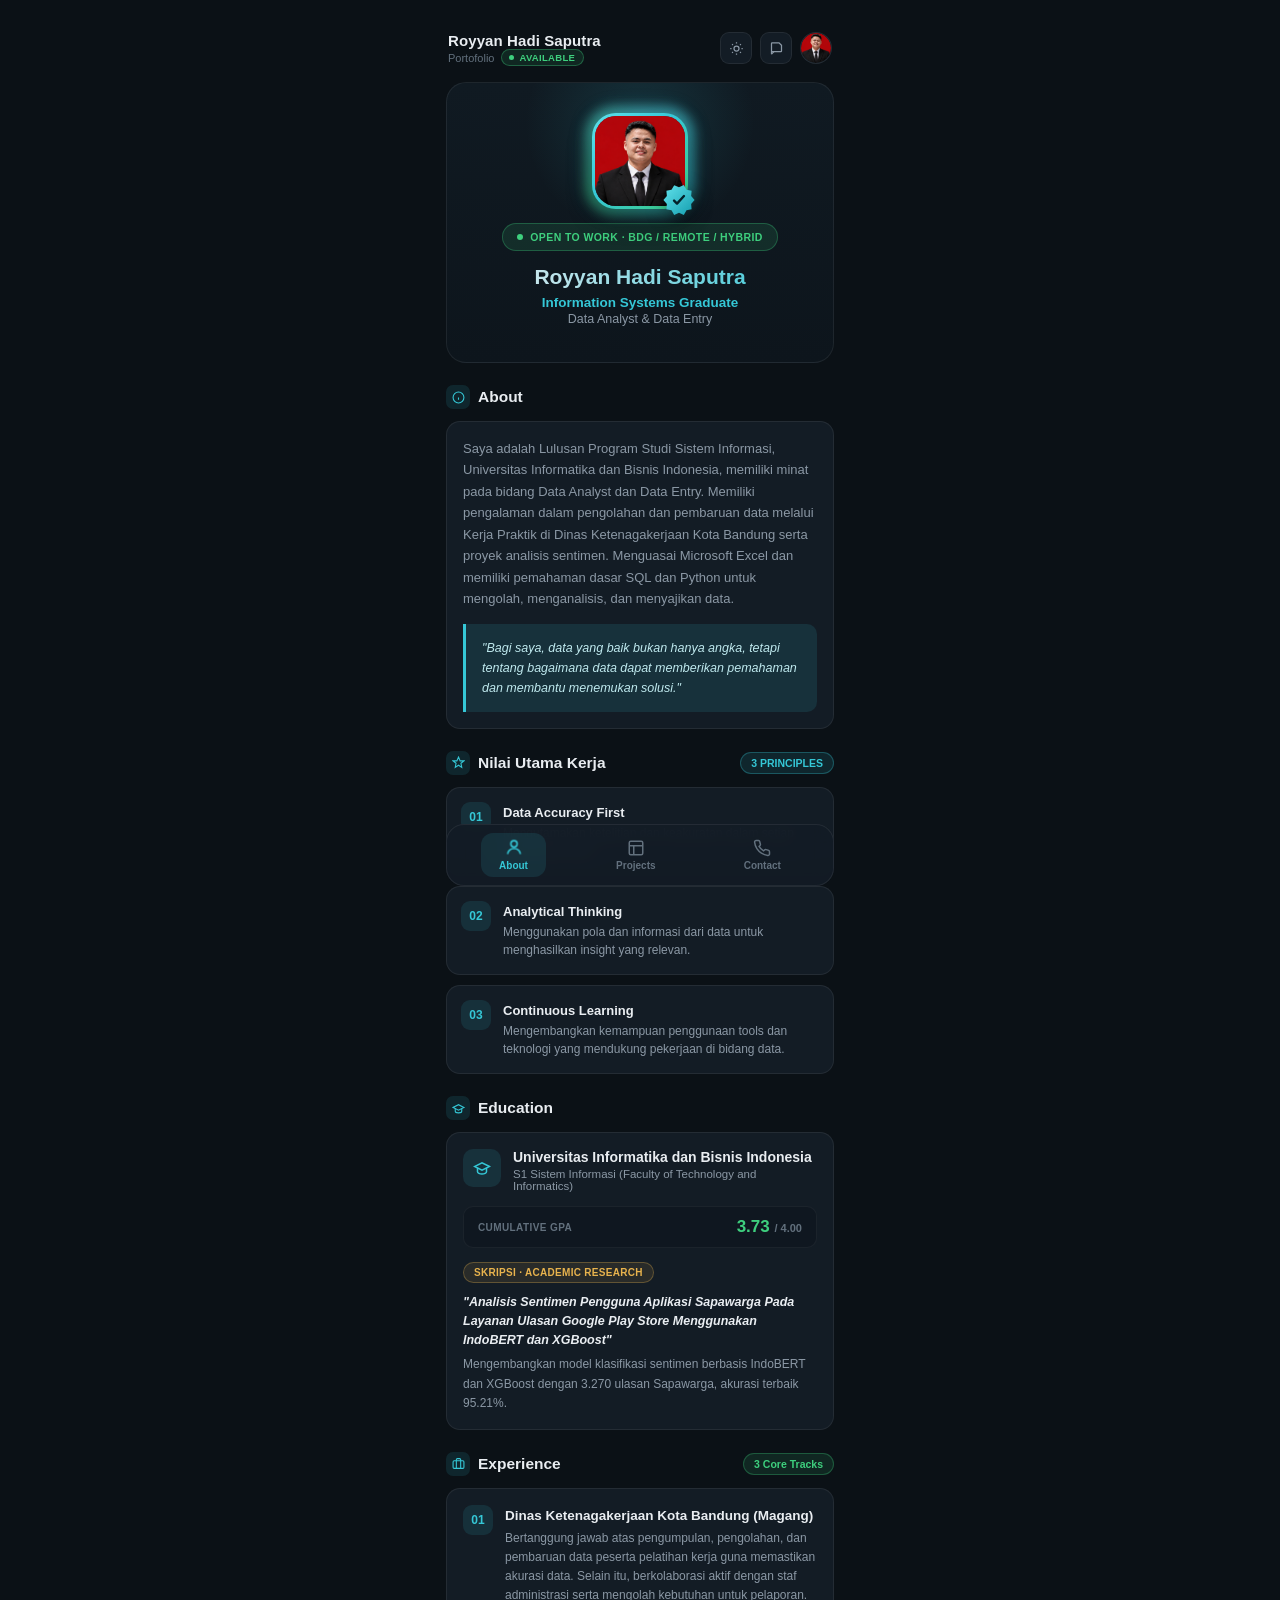
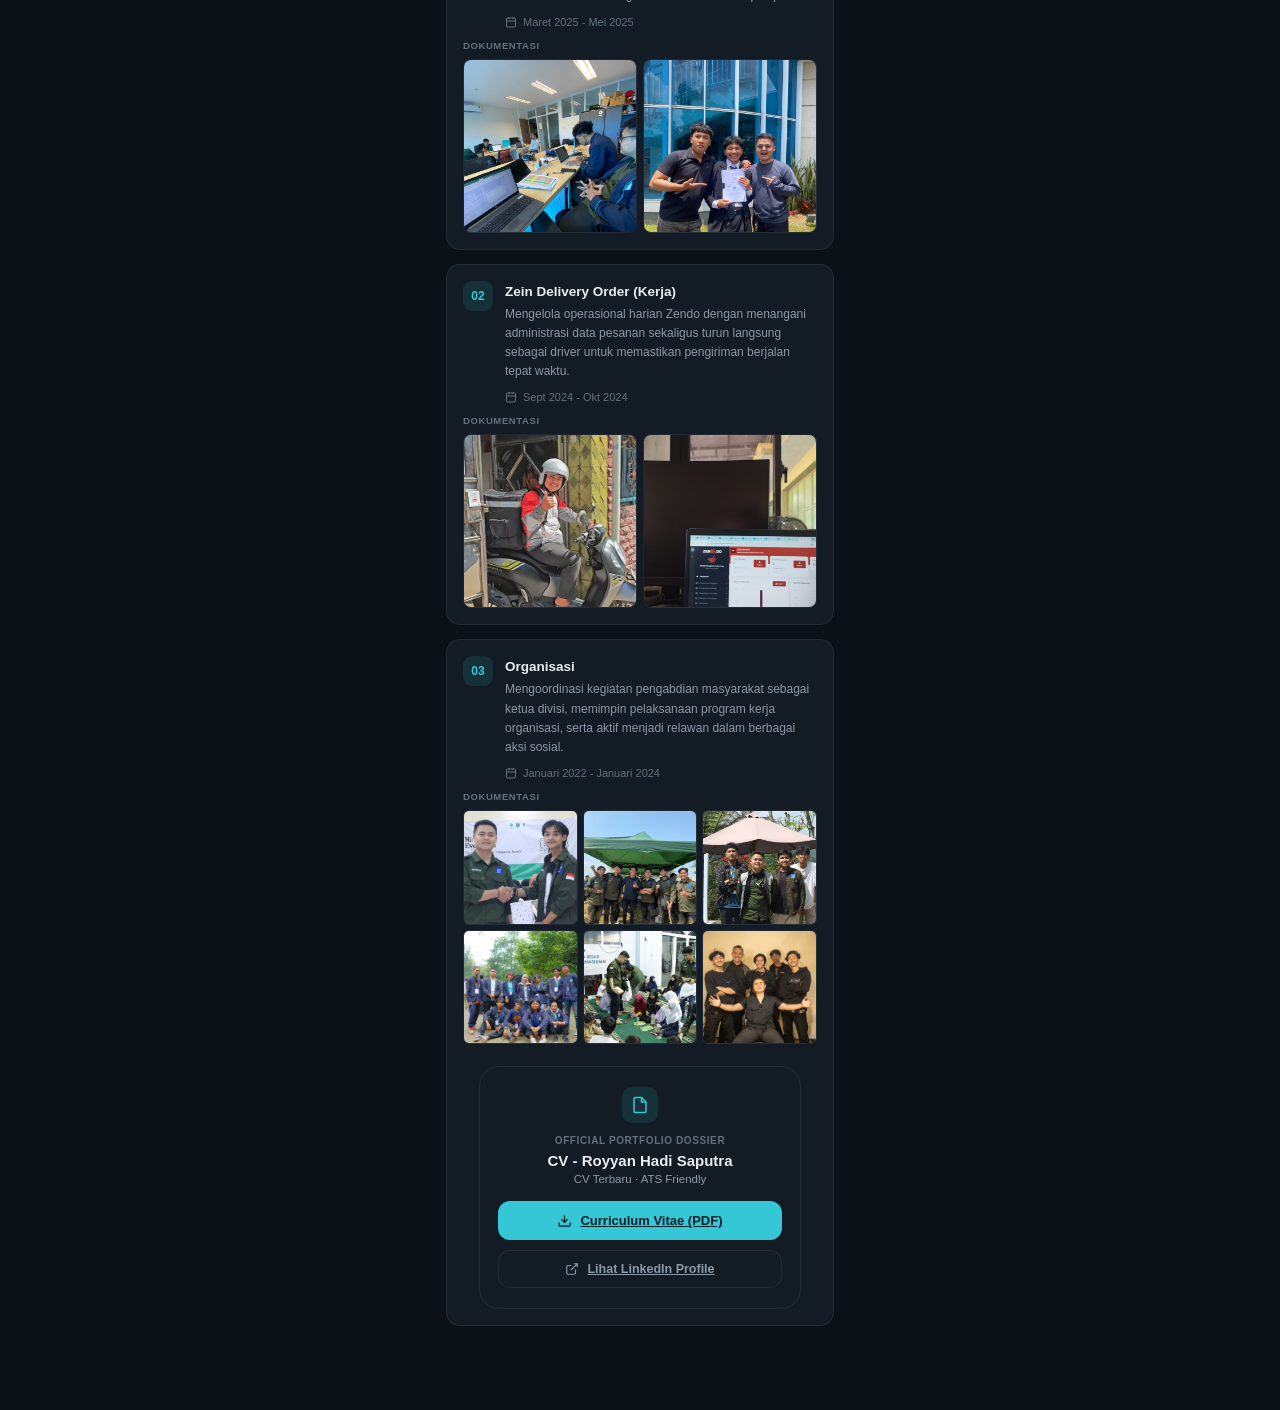
<file: index.html>
<!DOCTYPE html>
<html lang="id">

<head>
  <meta charset="UTF-8">
  <meta name="viewport" content="width=device-width, initial-scale=1.0">
  <title>Royyan Hadi Saputra — Portofolio</title>
  <script>
    (function(){
      try{
        if (localStorage.getItem('theme') === 'light') {
          document.documentElement.setAttribute('data-theme', 'light');
        }
      } catch(e){}
    })();
  </script>
  <link rel="stylesheet" href="style.css">
</head>

<body data-page="about">

  <div class="phone">

    <div class="topbar">
      <div class="brand">
        <h1>Royyan Hadi Saputra</h1>
        <div class="brand-line">
          <p>Portofolio</p>
          <span class="available-badge-inline">AVAILABLE</span>
        </div>
      </div>
      <div class="top-actions">
        <div class="icon-btn theme-toggle" id="themeToggle" title="Ganti tema">
          <svg class="icon-sun" viewBox="0 0 24 24" fill="none" stroke="currentColor" stroke-width="2">
            <circle cx="12" cy="12" r="4" />
            <path d="M12 2v2M12 20v2M4.93 4.93l1.41 1.41M17.66 17.66l1.41 1.41M2 12h2M20 12h2M6.34 17.66l-1.41 1.41M19.07 4.93l-1.41 1.41" />
          </svg>
          <svg class="icon-moon" viewBox="0 0 24 24" fill="none" stroke="currentColor" stroke-width="2">
            <path d="M21 12.79A9 9 0 1 1 11.21 3 7 7 0 0 0 21 12.79z" />
          </svg>
        </div>
        <div class="icon-btn">
          <svg viewBox="0 0 24 24" fill="none" stroke="currentColor" stroke-width="2">
            <path d="M4 21V4a1 1 0 0 1 1-1h11l4 4v9a1 1 0 0 1-1 1H5" />
            <path d="M4 21l4-4" />
          </svg>
        </div>
        <div class="icon-btn logo-btn">
          <img src="image/profile.png" alt="Logo" class="logo-img">
        </div>
      </div>
    </div>

    <div class="hero-card reveal">

      <div class="avatar-wrap active-profile">
        <div class="avatar-frame">
          <img class="avatar active-profile" src="image/profile.png" alt="Royyan Hadi Saputra">
        </div>
        <div class="status-badge">
          <svg viewBox="0 0 24 24">
            <defs>
              <linearGradient id="badgeGrad" x1="2" y1="2" x2="22" y2="22" gradientUnits="userSpaceOnUse">
                <stop offset="0" stop-color="#5fe0ea" />
                <stop offset="1" stop-color="#159fb0" />
              </linearGradient>
            </defs>
            <!-- Bentuk seal (jangan diubah kalau cuma mau ngecilin centang) -->
            <path fill="url(#badgeGrad)"
              d="M23 12l-2.44-2.79.34-3.69-3.61-.82-1.89-3.2L12 2.96 8.6 1.5 6.71 4.69 3.1 5.5l.34 3.7L1 12l2.44 2.79-.34 3.7 3.61.82L8.6 22.5l3.4-1.46 3.4 1.46 1.89-3.19 3.61-.82-.34-3.69L23 12z" />
            <!-- Centang: ganti angka scale(0.8) di bawah untuk ngecilin/gedein -->
            <g transform="translate(12 12) scale(0.7) translate(-12 -12)">
              <path fill="none" stroke="#04212a" stroke-width="2.4" stroke-linecap="round" stroke-linejoin="round"
                d="M7 12.6l3 3 7-7.6" />
            </g>
          </svg>
        </div>
      </div>

      <div class="hero-tags combined">
        <span class="pill combined-pill">OPEN TO WORK · BDG / REMOTE / HYBRID</span>
      </div>

      <h2 class="hero-name">Royyan Hadi Saputra</h2>
      <p class="hero-role">Information Systems Graduate</p>
      <p class="hero-sub">Data Analyst &amp; Data Entry</p>
    </div>

    <div class="section reveal">
      <div class="section-title">
        <span class="dot-icon">
          <svg viewBox="0 0 24 24" fill="none" stroke="currentColor" stroke-width="2">
            <circle cx="12" cy="12" r="10" />
            <path d="M12 16v-4M12 8h.01" />
          </svg>
        </span>
        About
      </div>
      <div class="body-card">
        <p class="body-text">
          Saya adalah Lulusan Program Studi Sistem Informasi, Universitas Informatika dan Bisnis Indonesia, memiliki
          minat pada bidang Data Analyst dan Data Entry. Memiliki pengalaman dalam pengolahan dan pembaruan data melalui
          Kerja Praktik di Dinas Ketenagakerjaan Kota Bandung serta proyek analisis sentimen. Menguasai Microsoft Excel
          dan memiliki pemahaman dasar SQL dan Python untuk mengolah, menganalisis, dan menyajikan data.
        </p>
        <div class="quote-block">
          "Bagi saya, data yang baik bukan hanya angka, tetapi tentang bagaimana data dapat memberikan pemahaman dan
          membantu menemukan solusi."
        </div>
      </div>
    </div>

    <div class="section reveal">
      <div class="section-head">
        <div class="section-title">
          <span class="dot-icon">
            <svg viewBox="0 0 24 24" fill="none" stroke="currentColor" stroke-width="2">
              <path d="M12 2l3 7h7l-5.5 4.5L18 21l-6-4-6 4 1.5-7.5L2 9h7z" />
            </svg>
          </span>
          Nilai Utama Kerja
        </div>
        <span class="badge-soft cyan">3 PRINCIPLES</span>
      </div>
      <div class="principle-list">
        <div class="principle-item">
          <div class="principle-num">01</div>
          <div class="principle-text">
            <h4>Data Accuracy First</h4>
            <p>Mengutamakan ketelitian dan keakuratan dalam setiap pengolahan data.</p>
          </div>
        </div>
        <div class="principle-item">
          <div class="principle-num">02</div>
          <div class="principle-text">
            <h4>Analytical Thinking</h4>
            <p>Menggunakan pola dan informasi dari data untuk menghasilkan insight yang relevan.</p>
          </div>
        </div>
        <div class="principle-item">
          <div class="principle-num">03</div>
          <div class="principle-text">
            <h4>Continuous Learning</h4>
            <p>Mengembangkan kemampuan penggunaan tools dan teknologi yang mendukung pekerjaan di bidang data.</p>
          </div>
        </div>
      </div>
    </div>

    <div class="section reveal">
      <div class="section-title" style="margin-bottom:12px;">
        <span class="dot-icon">
          <svg viewBox="0 0 24 24" fill="none" stroke="currentColor" stroke-width="2">
            <path d="M22 10L12 5 2 10l10 5 10-5z" />
            <path d="M6 12v5c0 1.5 3 3 6 3s6-1.5 6-3v-5" />
          </svg>
        </span>
        Education
      </div>
      <div class="edu-card">
        <div class="edu-top">
          <div class="edu-icon">
            <svg viewBox="0 0 24 24" fill="none" stroke="currentColor" stroke-width="2">
              <path d="M22 10L12 5 2 10l10 5 10-5z" />
              <path d="M6 12v5c0 1.5 3 3 6 3s6-1.5 6-3v-5" />
            </svg>
          </div>
          <div>
            <p class="edu-name">Universitas Informatika dan Bisnis Indonesia</p>
            <p class="edu-major">S1 Sistem Informasi (Faculty of Technology and Informatics)</p>
          </div>
        </div>
        <div class="gpa-row">
          <span class="gpa-label">CUMULATIVE GPA</span>
          <span class="gpa-value">3.73 <span>/ 4.00</span></span>
        </div>
        <div class="research-tag">SKRIPSI · ACADEMIC RESEARCH</div>
        <p class="research-title">"Analisis Sentimen Pengguna Aplikasi Sapawarga Pada Layanan Ulasan Google Play Store
          Menggunakan IndoBERT dan XGBoost"</p>
        <p class="research-desc">Mengembangkan model klasifikasi sentimen berbasis IndoBERT dan XGBoost dengan 3.270
          ulasan Sapawarga, akurasi terbaik 95.21%.</p>
      </div>
    </div>

    <div class="section reveal">
      <div class="section-head">
        <div class="section-title">
          <span class="dot-icon">
            <svg viewBox="0 0 24 24" fill="none" stroke="currentColor" stroke-width="2">
              <rect x="2" y="7" width="20" height="14" rx="2" />
              <path d="M16 21V5a2 2 0 0 0-2-2h-4a2 2 0 0 0-2 2v16" />
            </svg>
          </span>
          Experience
        </div>
        <span class="badge-soft green">3 Core Tracks</span>
      </div>

      <div class="exp-card">
        <div style="display:flex; gap:12px; align-items:flex-start; width:100%;">
          <div class="exp-num">01</div>
          <div style="flex:1;">
            <p class="exp-title">Dinas Ketenagakerjaan Kota Bandung (Magang)</p>
            <p class="exp-desc">Bertanggung jawab atas pengumpulan, pengolahan, dan pembaruan data peserta pelatihan
              kerja guna memastikan akurasi data. Selain itu, berkolaborasi aktif dengan staf administrasi serta
              mengolah kebutuhan untuk pelaporan.</p>
            <div class="exp-date">
              <svg width="12" height="12" viewBox="0 0 24 24" fill="none" stroke="currentColor" stroke-width="2">
                <rect x="3" y="4" width="18" height="18" rx="2" />
                <path d="M16 2v4M8 2v4M3 10h18" />
              </svg>
              Maret 2025 - Mei 2025
            </div>
          </div>
        </div>
        <div class="doc-label">DOKUMENTASI</div>
        <div class="doc-grid two">
          <div class="doc-thumb">
            <img src="image/DSR2.jpeg" alt="Dokumentasi Magang 1">
          </div>

          <div class="doc-thumb">
            <img src="image/DSR3.jpeg" alt="Dokumentasi Magang 2">
          </div>

        </div>
      </div>

      <div class="exp-card">
        <div style="display:flex; gap:12px; align-items:flex-start; width:100%;">
          <div class="exp-num">02</div>
          <div style="flex:1;">
            <p class="exp-title">Zein Delivery Order (Kerja)</p>
            <p class="exp-desc">Mengelola operasional harian Zendo dengan menangani administrasi data pesanan
              sekaligus
              turun langsung sebagai driver untuk memastikan pengiriman berjalan tepat waktu.</p>
            <div class="exp-date">
              <svg width="12" height="12" viewBox="0 0 24 24" fill="none" stroke="currentColor" stroke-width="2">
                <rect x="3" y="4" width="18" height="18" rx="2" />
                <path d="M16 2v4M8 2v4M3 10h18" />
              </svg>
              Sept 2024 - Okt 2024
            </div>
          </div>
        </div>
        <div class="doc-label">DOKUMENTASI</div>
        <div class="doc-grid two">
          <div class="doc-thumb">
            <img src="image/ZND1.png" alt="Dokumentasi Magang 3">
          </div>

          <div class="doc-thumb">
            <img src="image/ZND2.jpeg" alt="Dokumentasi Magang 4">
          </div>

        </div>
      </div>
      <div class="exp-card">
        <div style="display:flex; gap:12px; align-items:flex-start; width:100%;">
          <div class="exp-num">03</div>
          <div style="flex:1;">
            <p class="exp-title">Organisasi</p>
            <p class="exp-desc">Mengoordinasi kegiatan pengabdian masyarakat sebagai ketua divisi, memimpin
              pelaksanaan
              program kerja organisasi, serta aktif menjadi relawan dalam berbagai aksi sosial.</p>
            <div class="exp-date">
              <svg width="12" height="12" viewBox="0 0 24 24" fill="none" stroke="currentColor" stroke-width="2">
                <rect x="3" y="4" width="18" height="18" rx="2" />
                <path d="M16 2v4M8 2v4M3 10h18" />
              </svg>
              Januari 2022 - Januari 2024
            </div>
          </div>
        </div>
        <div class="doc-label">DOKUMENTASI</div>
        <div class="doc-grid six">

          <div class="doc-thumb">
            <img src="image/OR1.jpeg" alt="Dokumentasi Magang 5">
          </div>
          <div class="doc-thumb">
            <img src="image/OR2.jpeg" alt="Dokumentasi Magang 6">
          </div>
          <div class="doc-thumb">
            <img src="image/OR3.jpeg" alt="Dokumentasi Magang 5">
          </div>

          <div class="doc-thumb">
            <img src="image/OR4.jpg" alt="Dokumentasi Magang 6">
          </div>
          <div class="doc-thumb">
            <img src="image/OR5.jpg" alt="Dokumentasi Magang 5">
          </div>
          <div class="doc-thumb">
            <img src="image/OR6.jpeg" alt="Dokumentasi Magang 6">
          </div>

        </div>
        <div class="dossier-card reveal">
          <div
            style="width:36px;height:36px;border-radius:10px;background:var(--cyan-soft);color:var(--cyan);display:flex;align-items:center;justify-content:center;margin:0 auto 12px;">
            <svg width="18" height="18" viewBox="0 0 24 24" fill="none" stroke="currentColor" stroke-width="2">
              <path d="M14 2H6a2 2 0 0 0-2 2v16a2 2 0 0 0 2 2h12a2 2 0 0 0 2-2V8z" />
              <path d="M14 2v6h6" />
            </svg>
          </div>

          <div class="dossier-tag">OFFICIAL PORTFOLIO DOSSIER</div>

          <p class="dossier-title">CV - Royyan Hadi Saputra</p>

          <p class="dossier-sub">CV Terbaru · ATS Friendly</p>

          <!-- DOWNLOAD CV -->
          <a href="file/CV_RoyyanHadiSaputra.pdf" class="btn-primary" download="CV-Royyan-Hadi-Saputra.pdf">

            <svg width="15" height="15" viewBox="0 0 24 24" fill="none" stroke="currentColor" stroke-width="2">
              <path d="M21 15v4a2 2 0 0 1-2 2H5a2 2 0 0 1-2-2v-4" />
              <path d="M7 10l5 5 5-5" />
              <path d="M12 15V3" />
            </svg>

            Curriculum Vitae (PDF)
          </a>

          <!-- LINKEDIN -->
          <a href="https://www.linkedin.com/royyan-hadi-saputra-075b24412" class="btn-secondary" target="_blank"
            rel="noopener noreferrer">

            <svg width="14" height="14" viewBox="0 0 24 24" fill="none" stroke="currentColor" stroke-width="2">
              <path d="M18 13v6a2 2 0 0 1-2 2H5a2 2 0 0 1-2-2V8a2 2 0 0 1 2-2h6" />
              <path d="M15 3h6v6" />
              <path d="M10 14L21 3" />
            </svg>

            Lihat LinkedIn Profile
          </a>
        </div>
      </div>
    </div>
    <div class="bottom-nav">
      <a class="nav-item" data-page="about" href="index.html">
        <svg viewBox="0 0 24 24" fill="none" stroke="currentColor" stroke-width="2">
          <circle cx="12" cy="8" r="4" />
          <path d="M4 21c0-4 3.5-7 8-7s8 3 8 7" />
        </svg>
        About
      </a>
      <a class="nav-item" data-page="projects" href="projects.html">
        <svg viewBox="0 0 24 24" fill="none" stroke="currentColor" stroke-width="2">
          <rect x="3" y="3" width="18" height="18" rx="2" />
          <path d="M3 9h18M9 21V9" />
        </svg>
        Projects
      </a>
      <a class="nav-item" data-page="contact" href="contact.html">
        <svg viewBox="0 0 24 24" fill="none" stroke="currentColor" stroke-width="2">
          <path
            d="M22 16.92v3a2 2 0 0 1-2.18 2 19.79 19.79 0 0 1-8.63-3.07 19.5 19.5 0 0 1-6-6 19.79 19.79 0 0 1-3.07-8.67A2 2 0 0 1 4.11 2h3a2 2 0 0 1 2 1.72c.127.96.361 1.903.7 2.81a2 2 0 0 1-.45 2.11L8.09 9.91a16 16 0 0 0 6 6l1.27-1.27a2 2 0 0 1 2.11-.45c.907.339 1.85.573 2.81.7A2 2 0 0 1 22 16.92z" />
        </svg>
        Contact
      </a>
    </div>

  </div>

  <script>
    (function(){
      var btn = document.getElementById('themeToggle');
      if(!btn) return;
      btn.addEventListener('click', function(){
        var root = document.documentElement;
        var isLight = root.getAttribute('data-theme') === 'light';
        if(isLight){
          root.removeAttribute('data-theme');
          try{ localStorage.setItem('theme', 'dark'); }catch(e){}
        } else {
          root.setAttribute('data-theme', 'light');
          try{ localStorage.setItem('theme', 'light'); }catch(e){}
        }
      });
    })();
  </script>
  <script src="script.js"></script>
</body>

</html>
</file>
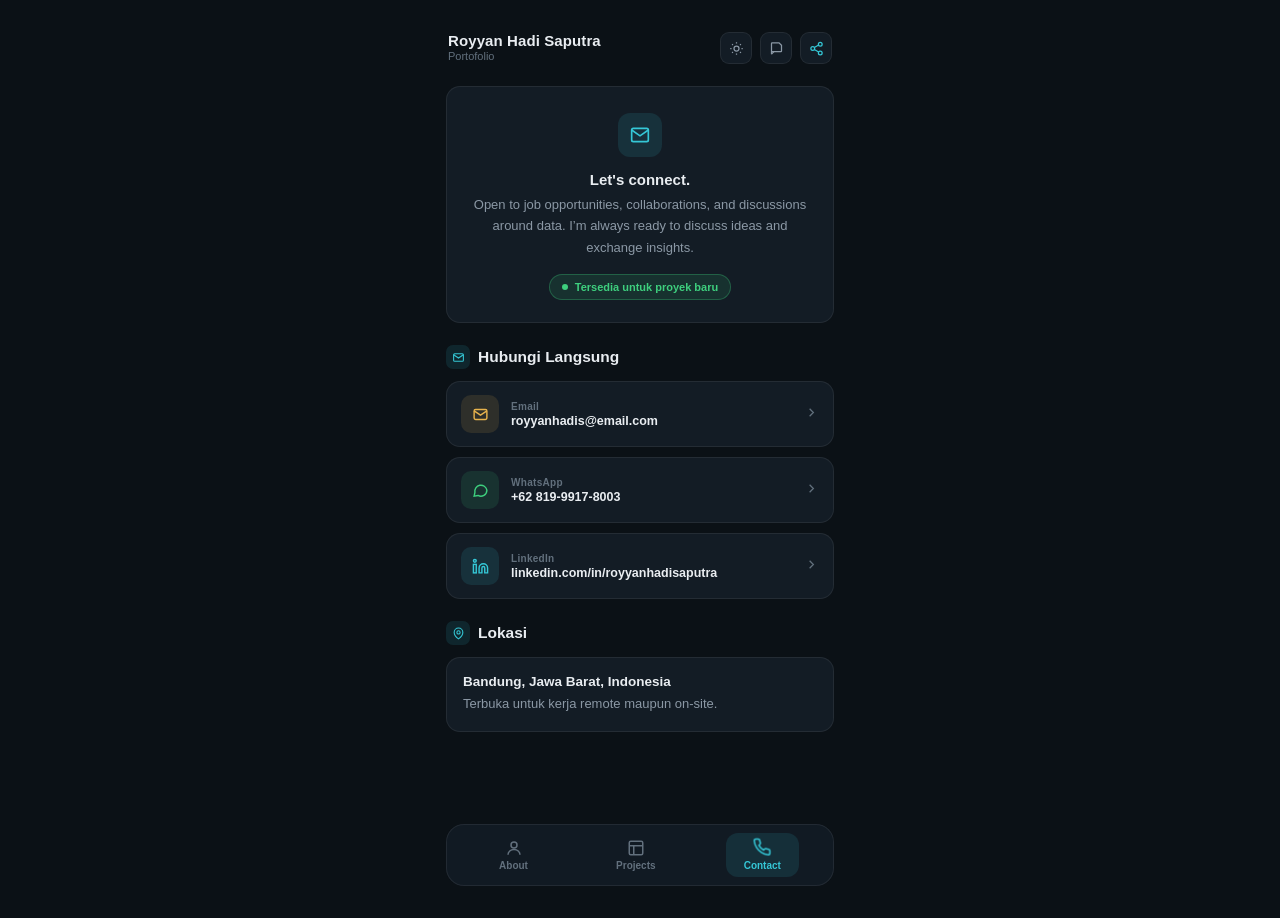
<file: contact.html>
<!DOCTYPE html>
<html lang="id">

<head>
  <meta charset="UTF-8">
  <meta name="viewport" content="width=device-width, initial-scale=1.0">
  <title>Kontak — Royyan Hadi Saputra</title>
  <script>
    (function(){
      try{
        if (localStorage.getItem('theme') === 'light') {
          document.documentElement.setAttribute('data-theme', 'light');
        }
      } catch(e){}
    })();
  </script>
  <link rel="stylesheet" href="style.css">
</head>

<body data-page="contact">

  <div class="phone">

    <div class="topbar">
      <div class="brand">
        <h1>Royyan Hadi Saputra</h1>
        <p>Portofolio</p>
      </div>
      <div class="top-actions">
        <div class="icon-btn theme-toggle" id="themeToggle" title="Ganti tema">
          <svg class="icon-sun" viewBox="0 0 24 24" fill="none" stroke="currentColor" stroke-width="2">
            <circle cx="12" cy="12" r="4" />
            <path d="M12 2v2M12 20v2M4.93 4.93l1.41 1.41M17.66 17.66l1.41 1.41M2 12h2M20 12h2M6.34 17.66l-1.41 1.41M19.07 4.93l-1.41 1.41" />
          </svg>
          <svg class="icon-moon" viewBox="0 0 24 24" fill="none" stroke="currentColor" stroke-width="2">
            <path d="M21 12.79A9 9 0 1 1 11.21 3 7 7 0 0 0 21 12.79z" />
          </svg>
        </div>
        <div class="icon-btn">
          <svg viewBox="0 0 24 24" fill="none" stroke="currentColor" stroke-width="2">
            <path d="M4 21V4a1 1 0 0 1 1-1h11l4 4v9a1 1 0 0 1-1 1H5" />
            <path d="M4 21l4-4" />
          </svg>
        </div>
        <div class="icon-btn accent">
          <svg viewBox="0 0 24 24" fill="none" stroke="currentColor" stroke-width="2">
            <circle cx="18" cy="5" r="3" />
            <circle cx="6" cy="12" r="3" />
            <circle cx="18" cy="19" r="3" />
            <line x1="8.6" y1="13.5" x2="15.4" y2="17.5" />
            <line x1="15.4" y1="6.5" x2="8.6" y2="10.5" />
          </svg>
        </div>
      </div>
    </div>

    <!-- Hero -->
    <div class="section reveal" style="margin-top:16px;">
      <div class="body-card contact-hero">
        <div class="contact-hero-icon">
          <svg width="20" height="20" viewBox="0 0 24 24" fill="none" stroke="currentColor" stroke-width="2">
            <path d="M22 6l-10 7L2 6" />
            <rect x="2" y="4" width="20" height="16" rx="2" />
          </svg>
        </div>
        <p class="contact-hero-title">Let's connect.</p>
        <p class="body-text" style="margin-bottom:0;">Open to job opportunities, collaborations, and discussions around
          data. I’m always ready to discuss ideas and exchange insights.</p>
        <div class="availability-strip">
          <span class="status-dot-sm"></span>
          Tersedia untuk proyek baru
        </div>
      </div>
    </div>

    <!-- Contact methods -->
    <div class="section reveal" style="animation-delay:0.05s;">
      <div class="section-title">
        <span class="dot-icon">
          <svg viewBox="0 0 24 24" fill="none" stroke="currentColor" stroke-width="2">
            <rect x="3" y="5" width="18" height="14" rx="2" />
            <path d="m3 7 9 6 9-6" />
          </svg>
        </span>
        Hubungi Langsung
      </div>

      <div class="contact-list">

        <a class="contact-card" href="mailto:royyan.hadi@email.com">
          <span class="contact-icon email">
            <svg viewBox="0 0 24 24" fill="none" stroke="currentColor" stroke-width="2">
              <rect x="3" y="5" width="18" height="14" rx="2" />
              <path d="m3 7 9 6 9-6" />
            </svg>
          </span>
          <span class="contact-meta">
            <span class="contact-label">Email</span>
            <span class="contact-value">royyanhadis@email.com</span>
          </span>
          <span class="contact-arrow">
            <svg viewBox="0 0 24 24" fill="none" stroke="currentColor" stroke-width="2">
              <path d="M9 18l6-6-6-6" />
            </svg>
          </span>
        </a>

        <a class="contact-card" href="https://wa.me/6281999178003" target="_blank" rel="noopener">
          <span class="contact-icon whatsapp">
            <svg viewBox="0 0 24 24" fill="none" stroke="currentColor" stroke-width="2">
              <path d="M21 11.5a8.5 8.5 0 0 1-12.5 7.5L3 20l1.1-5.3A8.5 8.5 0 1 1 21 11.5Z" />
            </svg>
          </span>
          <span class="contact-meta">
            <span class="contact-label">WhatsApp</span>
            <span class="contact-value">+62 819-9917-8003</span>
          </span>
          <span class="contact-arrow">
            <svg viewBox="0 0 24 24" fill="none" stroke="currentColor" stroke-width="2">
              <path d="M9 18l6-6-6-6" />
            </svg>
          </span>
        </a>

        <a class="contact-card" href="https://linkedin.com/in/royyan-hadi-saputra-075b24412" target="_blank"
          rel="noopener">
          <span class="contact-icon linkedin">
            <svg viewBox="0 0 24 24" fill="none" stroke="currentColor" stroke-width="2">
              <path d="M16 8a6 6 0 0 1 6 6v7h-4v-7a2 2 0 0 0-4 0v7h-4v-7a6 6 0 0 1 6-6Z" />
              <rect x="2" y="9" width="4" height="12" />
              <circle cx="4" cy="4" r="2" />
            </svg>
          </span>
          <span class="contact-meta">
            <span class="contact-label">LinkedIn</span>
            <span class="contact-value">linkedin.com/in/royyanhadisaputra</span>
          </span>
          <span class="contact-arrow">
            <svg viewBox="0 0 24 24" fill="none" stroke="currentColor" stroke-width="2">
              <path d="M9 18l6-6-6-6" />
            </svg>
          </span>
        </a>


      </div>
    </div>

    <!-- Location -->
    <div class="section reveal" style="animation-delay:0.1s;">
      <div class="section-title">
        <span class="dot-icon">
          <svg viewBox="0 0 24 24" fill="none" stroke="currentColor" stroke-width="2">
            <path d="M20 10c0 6-8 12-8 12s-8-6-8-12a8 8 0 0 1 16 0Z" />
            <circle cx="12" cy="10" r="3" />
          </svg>
        </span>
        Lokasi
      </div>
      <div class="body-card location-card">
        <div>
          <p class="location-title">Bandung, Jawa Barat, Indonesia</p>
          <p class="body-text" style="margin:0;">Terbuka untuk kerja remote maupun on-site.</p>
        </div>
      </div>
    </div>



    <div class="bottom-nav">
      <a class="nav-item" data-page="about" href="index.html">
        <svg viewBox="0 0 24 24" fill="none" stroke="currentColor" stroke-width="2">
          <circle cx="12" cy="8" r="4" />
          <path d="M4 21c0-4 3.5-7 8-7s8 3 8 7" />
        </svg>
        About
      </a>
      <a class="nav-item" data-page="projects" href="projects.html">
        <svg viewBox="0 0 24 24" fill="none" stroke="currentColor" stroke-width="2">
          <rect x="3" y="3" width="18" height="18" rx="2" />
          <path d="M3 9h18M9 21V9" />
        </svg>
        Projects
      </a>
      <a class="nav-item active" data-page="contact" href="contact.html">
        <svg viewBox="0 0 24 24" fill="none" stroke="currentColor" stroke-width="2">
          <path
            d="M22 16.92v3a2 2 0 0 1-2.18 2 19.79 19.79 0 0 1-8.63-3.07 19.5 19.5 0 0 1-6-6 19.79 19.79 0 0 1-3.07-8.67A2 2 0 0 1 4.11 2h3a2 2 0 0 1 2 1.72c.127.96.361 1.903.7 2.81a2 2 0 0 1-.45 2.11L8.09 9.91a16 16 0 0 0 6 6l1.27-1.27a2 2 0 0 1 2.11-.45c.907.339 1.85.573 2.81.7A2 2 0 0 1 22 16.92z" />
        </svg>
        Contact
      </a>
    </div>

  </div>

  <script>
    (function(){
      var btn = document.getElementById('themeToggle');
      if(!btn) return;
      btn.addEventListener('click', function(){
        var root = document.documentElement;
        var isLight = root.getAttribute('data-theme') === 'light';
        if(isLight){
          root.removeAttribute('data-theme');
          try{ localStorage.setItem('theme', 'dark'); }catch(e){}
        } else {
          root.setAttribute('data-theme', 'light');
          try{ localStorage.setItem('theme', 'light'); }catch(e){}
        }
      });
    })();
  </script>
  <script src="script.js"></script>
</body>

</html>
</file>
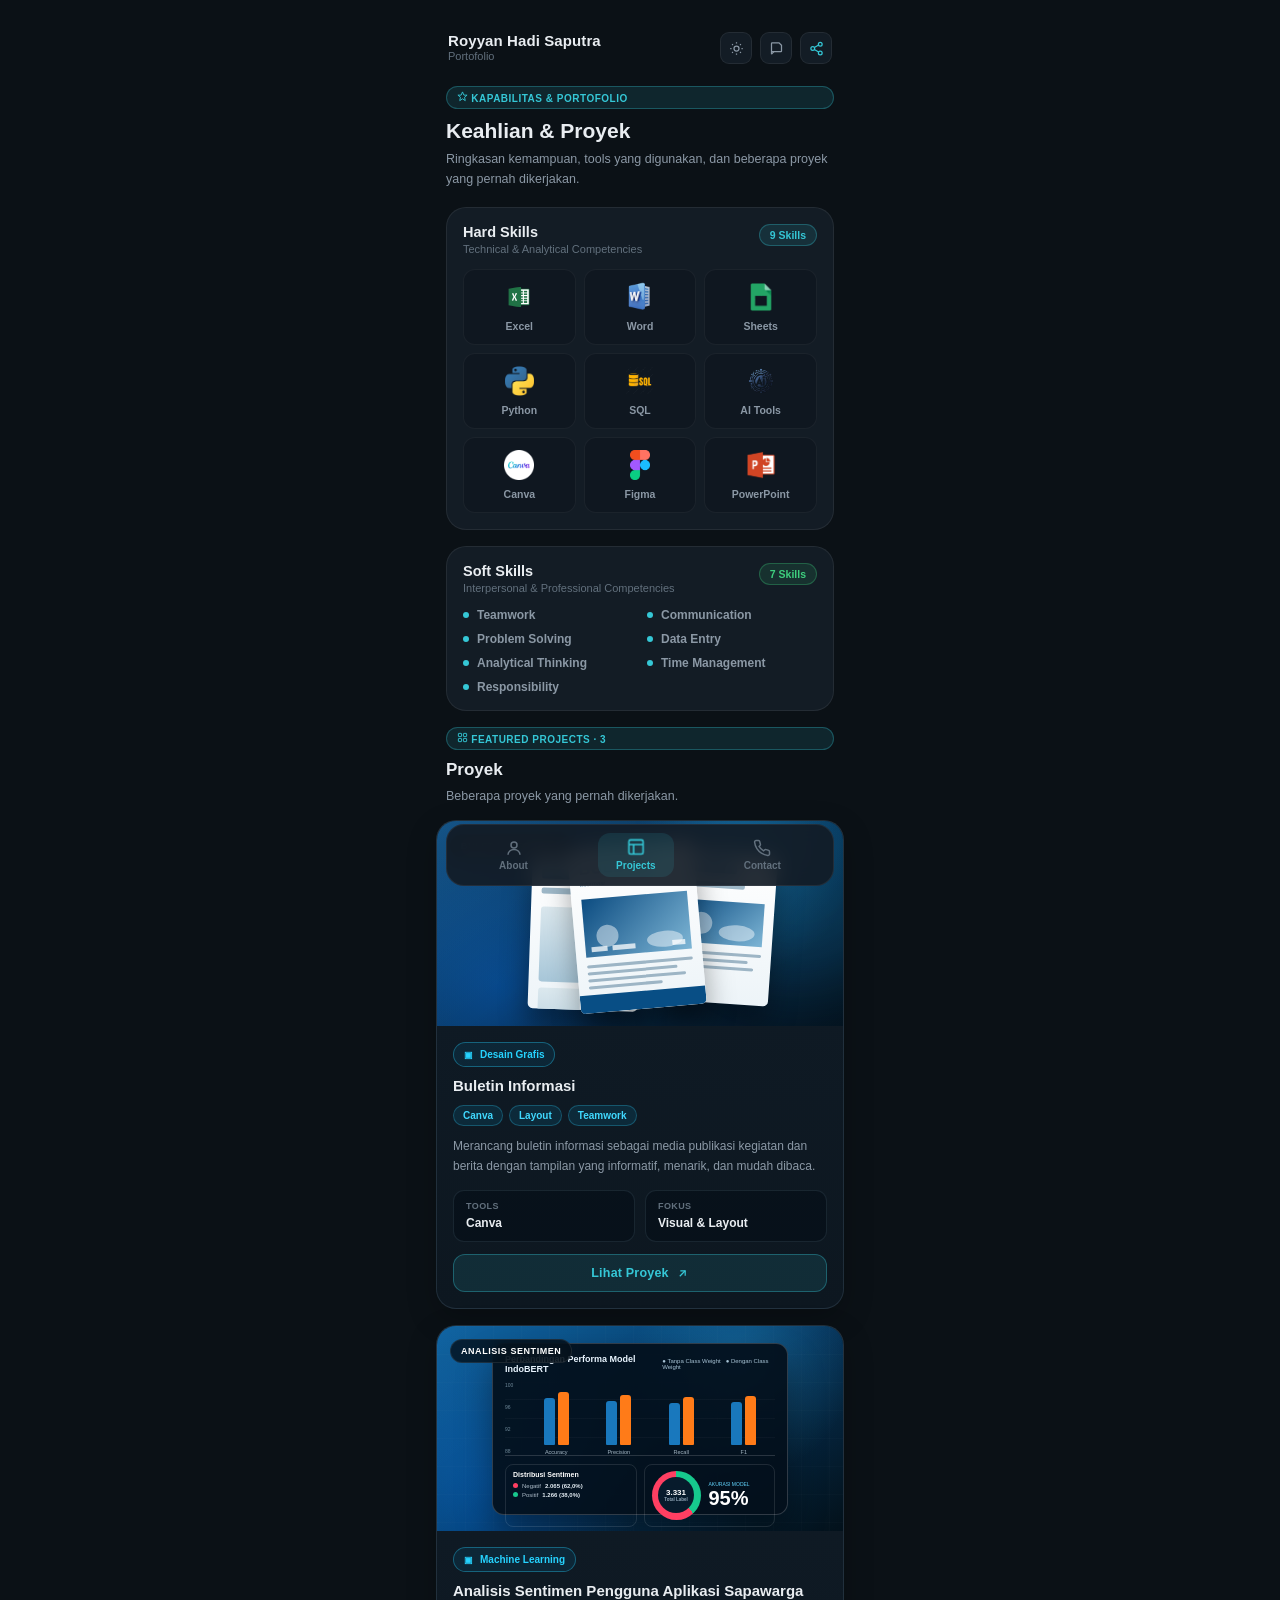
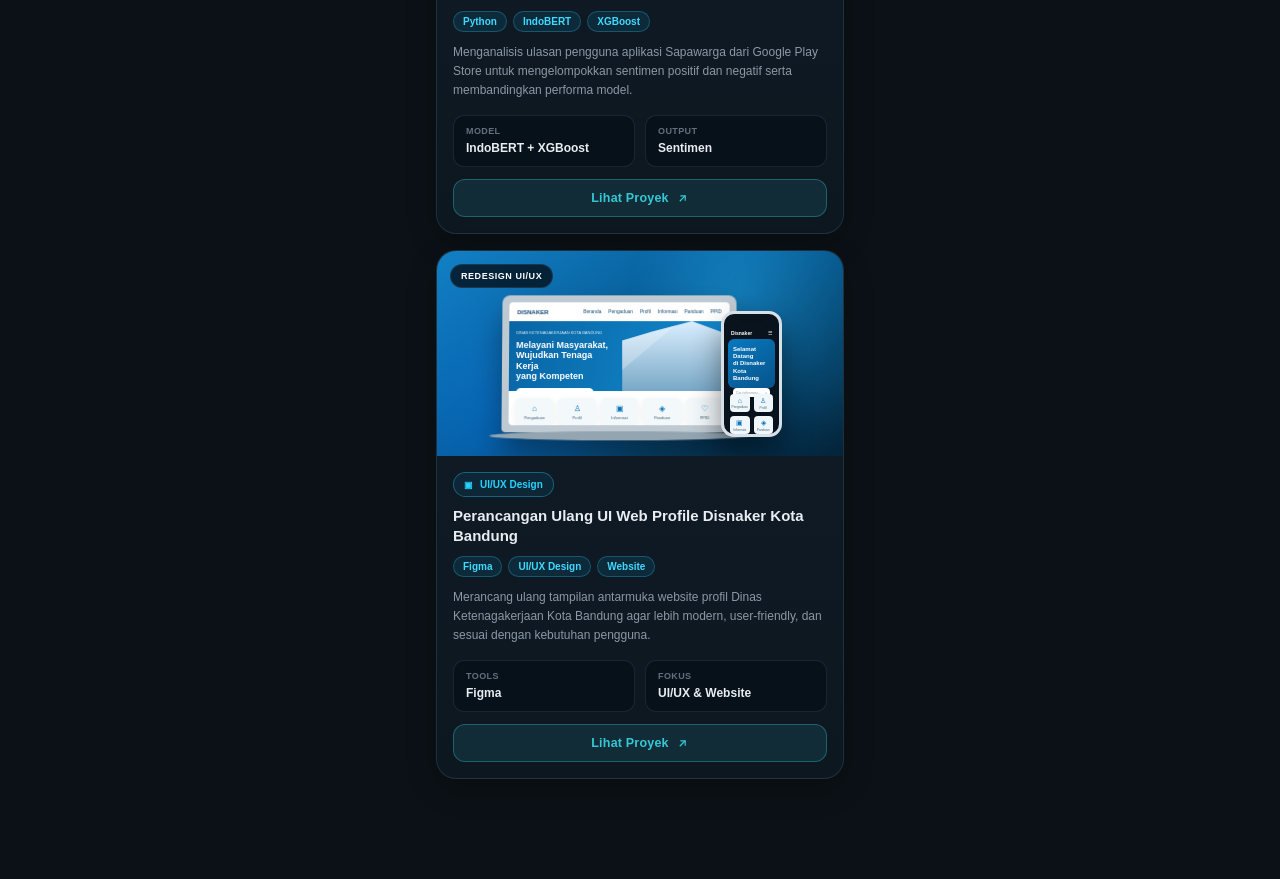
<file: projects.html>
<!DOCTYPE html>
<html lang="id">

<head>
  <meta charset="UTF-8">
  <meta name="viewport" content="width=device-width, initial-scale=1.0">
  <title>Keahlian &amp; Proyek — Royyan Hadi Saputra</title>
  <script>
    (function(){
      try{
        if (localStorage.getItem('theme') === 'light') {
          document.documentElement.setAttribute('data-theme', 'light');
        }
      } catch(e){}
    })();
  </script>
  <link rel="stylesheet" href="style.css">
</head>

<body data-page="projects">

  <div class="phone">

    <div class="topbar">
      <div class="brand">
        <h1>Royyan Hadi Saputra</h1>
        <p>Portofolio</p>
      </div>
      <div class="top-actions">
        <div class="icon-btn theme-toggle" id="themeToggle" title="Ganti tema">
          <svg class="icon-sun" viewBox="0 0 24 24" fill="none" stroke="currentColor" stroke-width="2">
            <circle cx="12" cy="12" r="4" />
            <path d="M12 2v2M12 20v2M4.93 4.93l1.41 1.41M17.66 17.66l1.41 1.41M2 12h2M20 12h2M6.34 17.66l-1.41 1.41M19.07 4.93l-1.41 1.41" />
          </svg>
          <svg class="icon-moon" viewBox="0 0 24 24" fill="none" stroke="currentColor" stroke-width="2">
            <path d="M21 12.79A9 9 0 1 1 11.21 3 7 7 0 0 0 21 12.79z" />
          </svg>
        </div>
        <div class="icon-btn">
          <svg viewBox="0 0 24 24" fill="none" stroke="currentColor" stroke-width="2">
            <path d="M4 21V4a1 1 0 0 1 1-1h11l4 4v9a1 1 0 0 1-1 1H5" />
            <path d="M4 21l4-4" />
          </svg>
        </div>
        <div class="icon-btn accent">
          <svg viewBox="0 0 24 24" fill="none" stroke="currentColor" stroke-width="2">
            <circle cx="18" cy="5" r="3" />
            <circle cx="6" cy="12" r="3" />
            <circle cx="18" cy="19" r="3" />
            <line x1="8.6" y1="13.5" x2="15.4" y2="17.5" />
            <line x1="15.4" y1="6.5" x2="8.6" y2="10.5" />
          </svg>
        </div>
      </div>
    </div>

    <div class="cap-badge reveal">
      <svg width="11" height="11" viewBox="0 0 24 24" fill="none" stroke="currentColor" stroke-width="2">
        <path d="M12 2l3 7h7l-5.5 4.5L18 21l-6-4-6 4 1.5-7.5L2 9h7z" />
      </svg>
      KAPABILITAS &amp; PORTOFOLIO
    </div>
    <h2 class="page-title reveal">Keahlian &amp; Proyek</h2>
    <p class="page-sub reveal">Ringkasan kemampuan, tools yang digunakan, dan beberapa proyek yang pernah dikerjakan.
    </p>

    <div class="skills-card reveal">
      <div class="skills-head">
        <div>
          <h3>Hard Skills</h3>
          <p>Technical &amp; Analytical Competencies</p>
        </div>
        <span class="badge-soft cyan">9 Skills</span>
      </div>

      <div class="hard-grid">

        <div class="hard-item">
          <div class="hard-icon">
            <img src="image/excel.png" alt="Excel">
          </div>
          <span>Excel</span>
        </div>

        <div class="hard-item">
          <div class="hard-icon">
            <img src="image/word.png" alt="Word">
          </div>
          <span>Word</span>
        </div>

        <div class="hard-item">
          <div class="hard-icon">
            <img src="image/sheet.png" alt="Google Sheets">
          </div>
          <span>Sheets</span>
        </div>

        <div class="hard-item">
          <div class="hard-icon">
            <img src="image/pyhton.png" alt="Python">
          </div>
          <span>Python</span>
        </div>

        <div class="hard-item">
          <div class="hard-icon">
            <img src="image/sql.png" alt="SQL">
          </div>
          <span>SQL</span>
        </div>

        <div class="hard-item">
          <div class="hard-icon">
            <img src="image/AI.png" alt="AI Tools">
          </div>
          <span>AI Tools</span>
        </div>

        <div class="hard-item">
          <div class="hard-icon">
            <img src="image/canva.png" alt="Canva">
          </div>
          <span>Canva</span>
        </div>

        <div class="hard-item">
          <div class="hard-icon">
            <img src="image/figma.png" alt="Figma">
          </div>
          <span>Figma</span>
        </div>

        <div class="hard-item">
          <div class="hard-icon">
            <img src="image/ppt.png" alt="PowerPoint">
          </div>
          <span>PowerPoint</span>
        </div>

      </div>
    </div>
    <div class="skills-card reveal">
      <div class="skills-head">
        <div>
          <h3>Soft Skills</h3>
          <p>Interpersonal &amp; Professional Competencies</p>
        </div>
        <span class="badge-soft green">7 Skills</span>
      </div>
      <div class="soft-grid">
        <div class="soft-item">Teamwork</div>
        <div class="soft-item">Communication</div>
        <div class="soft-item">Problem Solving</div>
        <div class="soft-item">Data Entry</div>
        <div class="soft-item">Analytical Thinking</div>
        <div class="soft-item">Time Management</div>
        <div class="soft-item">Responsibility</div>
      </div>
    </div>

    <div class="cap-badge reveal">
      <svg width="11" height="11" viewBox="0 0 24 24" fill="none" stroke="currentColor" stroke-width="2">
        <rect x="3" y="3" width="7" height="7" rx="1" />
        <rect x="14" y="3" width="7" height="7" rx="1" />
        <rect x="3" y="14" width="7" height="7" rx="1" />
        <rect x="14" y="14" width="7" height="7" rx="1" />
      </svg>
      FEATURED PROJECTS · 3
    </div>
    <h2 class="page-title reveal" style="font-size:17px;">Proyek</h2>
    <p class="page-sub reveal" style="margin-bottom:14px;">Beberapa proyek yang pernah dikerjakan.</p>

    <!-- 01 — Buletin Informasi DPRD Indramayu -->
    <div class="proj-card reveal">
      <div class="proj-media project-bulletin">
        <div class="media-glow"></div>
        <span class="proj-tag-overlay">BULETIN INFORMASI</span>
        <div class="bulletin-scene">
          <div class="bulletin-page bulletin-back">
            <div class="bp-header"></div>
            <div class="bp-title"></div>
            <div class="bp-cols"><i></i><i></i><i></i></div>
          </div>
          <div class="bulletin-page bulletin-front">
            <div class="bp-brand">BULETIN</div>
            <div class="bp-sub">Informasi </div>
            <div class="bp-photo"><i></i><i></i><i></i></div>
            <div class="bp-copy"><i></i><i></i><i></i><i></i></div>
            <div class="bp-bottom"></div>
          </div>
          <div class="bulletin-page bulletin-side">
            <div class="bp-header"></div>
            <div class="bp-title"></div>
            <div class="bp-photo small"></div>
            <div class="bp-copy"><i></i><i></i><i></i></div>
          </div>
        </div>
      </div>
      <div class="proj-body">
        <div class="proj-category"><span>▣</span> Desain Grafis</div>
        <p class="proj-title">Buletin Informasi </p>
        <div class="proj-tags">
          <span class="tag-chip">Canva</span>
          <span class="tag-chip">Layout</span>
          <span class="tag-chip">Teamwork</span>
        </div>
        <p class="proj-desc">Merancang buletin informasi sebagai media publikasi kegiatan dan berita
          dengan tampilan yang informatif, menarik, dan mudah dibaca.</p>
        <div class="proj-stats">
          <div class="stat-box">
            <div class="stat-label">TOOLS</div>
            <div class="stat-value">Canva</div>
          </div>
          <div class="stat-box">
            <div class="stat-label">FOKUS</div>
            <div class="stat-value">Visual &amp; Layout</div>
          </div>
        </div>
        <a class="proj-link-btn" href="https://online.fliphtml5.com/BuletinIndramayu/lspv/" target="_blank"
          rel="noopener">
          Lihat Proyek
          <svg viewBox="0 0 24 24" fill="none" stroke="currentColor" stroke-width="2.2">
            <path d="M7 17L17 7" />
            <path d="M8 7h9v9" />
          </svg>
        </a>
      </div>
    </div>

    <!-- 02 — Analisis Sentimen Sapawarga -->
    <div class="proj-card reveal">
      <div class="proj-media project-sentiment">
        <div class="media-grid"></div>
        <span class="proj-tag-overlay">ANALISIS SENTIMEN</span>
        <div class="sentiment-dashboard">
          <div class="sd-head"><strong>Perbandingan Performa Model IndoBERT</strong><span>● Tanpa Class
              Weight&nbsp;&nbsp; ● Dengan Class Weight</span></div>
          <div class="sd-chart">
            <div class="sd-y"><span>100</span><span>96</span><span>92</span><span>88</span></div>
            <div class="sd-bars">
              <div class="sd-group">
                <div class="sd-pair"><i style="height:76%"></i><b style="height:86%"></b></div><small>Accuracy</small>
              </div>
              <div class="sd-group">
                <div class="sd-pair"><i style="height:72%"></i><b style="height:81%"></b></div><small>Precision</small>
              </div>
              <div class="sd-group">
                <div class="sd-pair"><i style="height:69%"></i><b style="height:79%"></b></div><small>Recall</small>
              </div>
              <div class="sd-group">
                <div class="sd-pair"><i style="height:71%"></i><b style="height:80%"></b></div><small>F1</small>
              </div>
            </div>
          </div>
          <div class="sd-bottom">
            <div class="sd-dist"><strong>Distribusi Sentimen</strong><span><em class="neg"></em> Negatif <b>2.065
                  (62,0%)</b></span><span><em class="pos"></em> Positif <b>1.266 (38,0%)</b></span></div>
            <div class="sd-total">
              <div class="donut"><span>3.331<small>Total Label</small></span></div>
              <div><small>AKURASI MODEL</small><strong>95%</strong></div>
            </div>
          </div>
        </div>
      </div>
      <div class="proj-body">
        <div class="proj-category"><span>▣</span> Machine Learning</div>
        <p class="proj-title">Analisis Sentimen Pengguna Aplikasi Sapawarga</p>
        <div class="proj-tags"><span class="tag-chip">Python</span><span class="tag-chip">IndoBERT</span><span
            class="tag-chip">XGBoost</span></div>
        <p class="proj-desc">Menganalisis ulasan pengguna aplikasi Sapawarga dari Google Play Store untuk mengelompokkan
          sentimen positif dan negatif serta membandingkan performa model.</p>
        <div class="proj-stats">
          <div class="stat-box">
            <div class="stat-label">MODEL</div>
            <div class="stat-value">IndoBERT + XGBoost</div>
          </div>
          <div class="stat-box">
            <div class="stat-label">OUTPUT</div>
            <div class="stat-value">Sentimen</div>
          </div>
        </div>
        <a class="proj-link-btn"
          href="https://colab.research.google.com/drive/11xllTu0iU7llssg1ZRNT8oOaqtWfnDsC?usp=sharing" target="_blank"
          rel="noopener">
          Lihat Proyek
          <svg viewBox="0 0 24 24" fill="none" stroke="currentColor" stroke-width="2.2">
            <path d="M7 17L17 7" />
            <path d="M8 7h9v9" />
          </svg>
        </a>
      </div>
    </div>

    <!-- 03 — Perancangan Ulang UI Web Profile Disnaker Kota Bandung -->
    <div class="proj-card reveal">
      <div class="proj-media project-ui">
        <div class="ui-shine"></div>
        <span class="proj-tag-overlay">REDESIGN UI/UX</span>
        <div class="ui-device-scene">
          <div class="ui-laptop">
            <div class="ui-screen">
              <div class="ui-top">
                <b>DISNAKER</b><span>Beranda</span><span>Pengaduan</span><span>Profil</span><span>Informasi</span><span>Panduan</span><span>PPID</span>
              </div>
              <div class="ui-hero">
                <div><small>DINAS KETENAGAKERJAAN KOTA BANDUNG</small><strong>Melayani Masyarakat,<br>Wujudkan Tenaga
                    Kerja<br>yang Kompeten</strong>
                  <div class="ui-search">Cari informasi... <b>⌕</b></div>
                </div>
                <div class="ui-building"></div>
              </div>
              <div class="ui-feature">
                <i>⌂<small>Pengaduan</small></i><i>♙<small>Profil</small></i><i>▣<small>Informasi</small></i><i>◈<small>Panduan</small></i><i>♡<small>PPID</small></i>
              </div>
            </div>
          </div>
          <div class="ui-phone">
            <div class="phone-notch"></div>
            <div class="phone-top"><b>Disnaker</b><span>☰</span></div>
            <div class="phone-hero"><strong>Selamat Datang<br>di Disnaker Kota Bandung</strong>
              <div>Cari informasi...　⌕</div>
            </div>
            <div class="phone-grid">
              <i>⌂<small>Pengaduan</small></i><i>♙<small>Profil</small></i><i>▣<small>Informasi</small></i><i>◈<small>Panduan</small></i>
            </div>
          </div>
        </div>
      </div>
      <div class="proj-body">
        <div class="proj-category"><span>▣</span> UI/UX Design</div>
        <p class="proj-title">Perancangan Ulang UI Web Profile Disnaker Kota Bandung</p>
        <div class="proj-tags"><span class="tag-chip">Figma</span><span class="tag-chip">UI/UX Design</span><span
            class="tag-chip">Website</span></div>
        <p class="proj-desc">Merancang ulang tampilan antarmuka website profil Dinas Ketenagakerjaan Kota Bandung agar
          lebih modern, user-friendly, dan sesuai dengan kebutuhan pengguna.</p>
        <div class="proj-stats">
          <div class="stat-box">
            <div class="stat-label">TOOLS</div>
            <div class="stat-value">Figma</div>
          </div>
          <div class="stat-box">
            <div class="stat-label">FOKUS</div>
            <div class="stat-value">UI/UX &amp; Website</div>
          </div>
        </div>
        <a class="proj-link-btn"
          href="https://www.figma.com/proto/tg7KhyAVtStsjwYGgdHPTz/Aplikasi_Web?node-id=0-1&t=M9AdsZtQKQZjiKUF-1"
          target="_blank" rel="noopener">
          Lihat Proyek
          <svg viewBox="0 0 24 24" fill="none" stroke="currentColor" stroke-width="2.2">
            <path d="M7 17L17 7" />
            <path d="M8 7h9v9" />
          </svg>
        </a>
      </div>
    </div>

    <div class="bottom-nav">
      <a class="nav-item" data-page="about" href="index.html">
        <svg viewBox="0 0 24 24" fill="none" stroke="currentColor" stroke-width="2">
          <circle cx="12" cy="8" r="4" />
          <path d="M4 21c0-4 3.5-7 8-7s8 3 8 7" />
        </svg>
        About
      </a>
      <a class="nav-item" data-page="projects" href="projects.html">
        <svg viewBox="0 0 24 24" fill="none" stroke="currentColor" stroke-width="2">
          <rect x="3" y="3" width="18" height="18" rx="2" />
          <path d="M3 9h18M9 21V9" />
        </svg>
        Projects
      </a>
      <a class="nav-item" data-page="contact" href="contact.html">
        <svg viewBox="0 0 24 24" fill="none" stroke="currentColor" stroke-width="2">
          <path
            d="M22 16.92v3a2 2 0 0 1-2.18 2 19.79 19.79 0 0 1-8.63-3.07 19.5 19.5 0 0 1-6-6 19.79 19.79 0 0 1-3.07-8.67A2 2 0 0 1 4.11 2h3a2 2 0 0 1 2 1.72c.127.96.361 1.903.7 2.81a2 2 0 0 1-.45 2.11L8.09 9.91a16 16 0 0 0 6 6l1.27-1.27a2 2 0 0 1 2.11-.45c.907.339 1.85.573 2.81.7A2 2 0 0 1 22 16.92z" />
        </svg>
        Contact
      </a>
    </div>

  </div>

  <script>
    (function(){
      var btn = document.getElementById('themeToggle');
      if(!btn) return;
      btn.addEventListener('click', function(){
        var root = document.documentElement;
        var isLight = root.getAttribute('data-theme') === 'light';
        if(isLight){
          root.removeAttribute('data-theme');
          try{ localStorage.setItem('theme', 'dark'); }catch(e){}
        } else {
          root.setAttribute('data-theme', 'light');
          try{ localStorage.setItem('theme', 'light'); }catch(e){}
        }
      });
    })();
  </script>
  <script src="script.js"></script>
</body>

</html>
</file>
<file: style.css>
:root{
  --bg: #0b1116;
  --bg-soft: #101820;
  --card: #131c25;
  --card-2: #0f1720;
  --border: rgba(255,255,255,0.07);
  --border-soft: rgba(255,255,255,0.05);
  --text: #e9edf1;
  --text-dim: #8b98a5;
  --text-dimmer: #62707d;
  --cyan: #35c7d6;
  --cyan-soft: rgba(53,199,214,0.12);
  --green: #3ecf7e;
  --green-soft: rgba(62,207,126,0.12);
  --amber: #e8b34d;
  --radius-lg: 20px;
  --radius-md: 14px;
  --radius-sm: 10px;
  font-family: -apple-system, BlinkMacSystemFont, "Segoe UI", Inter, Roboto, "Helvetica Neue", Arial, sans-serif;
}

*{ box-sizing: border-box !important; }

html,body{
  margin:0;
  padding:0;
  background: var(--bg);
  color: var(--text);
}

body{
  display:flex !important;
  flex-direction: column !important;
  align-items: center !important;
  justify-content:flex-start !important;
  padding: 18px 0 0;
  width: 100% !important;
}

/* Kontainer utama: dipaksa jadi satu kolom vertikal, kebal dari CSS luar
   (grid/flex/float) yang mungkin dipasang oleh tool/host tempat file ini dibuka */
.phone{
  display: block !important;
  width: 100% !important;
  max-width: 420px !important;
  min-height: 100vh;
  background: var(--bg);
  position: relative !important;
  float: none !important;
  padding-bottom: 84px;
}

/* Setiap blok section utama: paksa full-width, block, tidak float/absolute,
   dan urut normal dari atas ke bawah */
.phone > *{
  display: block !important;
  width: auto !important;
  float: none !important;
  position: relative !important;
  clear: both !important;
}
.phone > .bottom-nav{
  position: fixed !important;
  display: flex !important;
  width: calc(100% - 32px) !important;
  max-width: 388px !important;
}

/* ---------- Top bar ---------- */
/* ---------- Top bar ---------- */

.topbar{
  display: flex !important;
  flex-direction: row !important;
  align-items: flex-start !important;
  justify-content: space-between !important;
  width: 100% !important;
  padding: 14px 18px 6px;
  gap: 12px;
}

.brand{
  flex: 1 1 auto !important;
  min-width: 0 !important;
  display: flex;
  flex-direction: column;
  align-items: flex-start;
}

.brand h1{
  font-size: 15px;
  font-weight: 700;
  margin: 0;
  color: var(--text);
  letter-spacing: 0.1px;
  white-space: nowrap;
}

.brand p{
  margin: 1px 0 0;
  font-size: 11px;
  color: var(--text-dimmer);
}

.top-actions{
  display: flex !important;
  flex-direction: row !important;
  align-items: center !important;
  justify-content: flex-end !important;
  gap: 8px;
  flex-shrink: 0 !important;
  margin-left: auto !important;
}
.hard-icon {
  width: 45px;
  height: 45px;
  display: flex;
  align-items: center;
  justify-content: center;
  background: transparent;
}

.hard-icon img {
  width: 38px;
  height: 38px;
  object-fit: contain;
  display: block;
}

.icon-btn{
  width: 32px;
  height: 32px;
  flex-shrink: 0;
  border-radius: 9px;
  background: var(--card);
  border: 1px solid var(--border);
  display: flex !important;
  align-items: center;
  justify-content: center;
  color: var(--text-dim);
  transition: transform 0.25s ease, color 0.25s ease, border-color 0.25s ease, background 0.25s ease;
}

.icon-btn.logo-btn {
  padding: 0;
  overflow: hidden;
  border-radius: 50%;
}

.logo-img {
  width: 100%;
  height: 100%;
  object-fit: cover;
  object-position: 50% 20%;
  border-radius: 50%; 
  display: block;
}

.icon-btn.accent{
  color: var(--cyan);
  
}

.icon-btn svg{
  width: 15px;
  height: 15px;
}

.icon-btn:hover{
  transform: translateY(-2px) scale(1.05);
  border-color: rgba(53,199,214,0.35);
  color: var(--cyan);
}

.icon-btn:active{
  transform: scale(0.94);
}

/* ---------- Hero / profile card ---------- */
.hero-card{
  margin: 10px 16px 0;
  background: linear-gradient(180deg, #101a22, #0d151c);
  border: 1px solid var(--border);
  border-radius: var(--radius-lg);
  padding: 22px 18px 20px;
  text-align: center;
  position: relative;
  overflow: hidden;
}
.hero-card::before{
  content:"";
  position:absolute;
  top:-60px; left:50%;
  transform: translateX(-50%);
  width: 260px; height: 200px;
  background: radial-gradient(circle, rgba(53,199,214,0.15), transparent 70%);
  pointer-events:none;
  animation: glow-pulse 5s ease-in-out infinite;
}

.avatar-wrap{
  position: relative;
  width: 88px;              /* dari 78px */
  margin: 8px auto 14px;
  animation: float-y 4.5s ease-in-out infinite;
}
.avatar{
  width: 88px;
  height: 100px;             /* lebih tinggi dari lebar, kayak di gambar referensimu */
  border-radius: 26px;
  object-fit: cover;
  object-position: 50% 12%;
  display:block;
  border: 2px solid rgba(255,255,255,0.08);
  background: #2b3542;
}
.status-dot{
  position:absolute;
  bottom: -3px; right: -3px;
  width: 20px; height: 20px;
  border-radius: 50%;
  background: var(--green);
  border: 3px solid var(--bg);
}
.status-dot::after{
  content:"";
  position:absolute;
  inset: -3px;
  border-radius: 50%;
  border: 2px solid var(--green);
  opacity: 0.6;
  animation: ring-pulse 2.2s ease-out infinite;
}
.available-badge{
  position:absolute;
  top: -8px; left: 50%;
  transform: translateX(-50%);
  background: var(--green-soft);
  color: var(--green);
  border: 1px solid rgba(62,207,126,0.35);
  font-size: 10px;
  font-weight: 700;
  letter-spacing: 0.4px;
  padding: 3px 10px;
  border-radius: 999px;
  display:flex;
  align-items:center;
  gap:5px;
  white-space:nowrap;
}
.available-badge::before{
  content:"";
  width:6px; height:6px;
  border-radius:50%;
  background: var(--green);
  animation: dot-blink 1.6s ease-in-out infinite;
}

.hero-name{
  font-size: 21px;
  font-weight: 700;
  margin: 2px 0 6px;
  position: relative;
}
.hero-role{
  font-size: 13.5px;
  color: var(--cyan);
  font-weight: 600;
  margin: 0 0 2px;
  position: relative;
}
.hero-sub{
  font-size: 12.5px;
  color: var(--text-dim);
  margin: 0 0 16px;
  position: relative;
}

.hero-tags{
  display:flex;
  justify-content:center;
  gap: 8px;
  flex-wrap: wrap;
  position: relative;
}
.pill{
  font-size: 11px;
  font-weight: 600;
  padding: 6px 12px;
  border-radius: 999px;
  background: var(--card);
  border: 1px solid var(--border);
  color: var(--text-dim);
  display:flex; align-items:center; gap:6px;
  transition: transform 0.2s ease, border-color 0.2s ease;
}
.pill:hover{ transform: translateY(-1px); border-color: rgba(255,255,255,0.16); }
.pill.live::before{
  content:"";
  width:6px; height:6px;
  border-radius:50%;
  background: var(--green);
  animation: dot-blink 1.6s ease-in-out infinite;
}

/* ---------- Sections ---------- */
.section{
  margin: 22px 16px 0;
}

.section-head{
  display:flex;
  align-items:center;
  justify-content:space-between;
  margin-bottom: 12px;
}

.section-title{
  display:flex;
  align-items:center;
  gap: 8px;
  font-size: 15.5px;
  font-weight: 700;
  color: var(--text);
}

/* Judul yang berdiri sendiri (tanpa .section-head di luarnya) perlu jarak sendiri */
.section > .section-title{
  margin-bottom: 12px;
}
.section-title .dot-icon{
  width: 24px; height:24px;
  border-radius: 7px;
  background: var(--cyan-soft);
  color: var(--cyan);
  display:flex; align-items:center; justify-content:center;
  flex-shrink:0;
}
.section-title .dot-icon svg{ width:13px; height:13px; }

.badge-soft{
  font-size: 10.5px;
  font-weight: 700;
  color: var(--text-dim);
  background: var(--card);
  border: 1px solid var(--border);
  padding: 4px 10px;
  border-radius: 999px;
  white-space: nowrap;
}
.badge-soft.cyan{ color: var(--cyan); border-color: rgba(53,199,214,0.3); background: var(--cyan-soft); }
.badge-soft.green{ color: var(--green); border-color: rgba(62,207,126,0.3); background: var(--green-soft); }

.body-card{
  background: var(--card);
  border: 1px solid var(--border);
  border-radius: var(--radius-md);
  padding: 16px;
  transition: transform 0.25s ease, border-color 0.25s ease;
}
.body-card:hover{ transform: translateY(-2px); border-color: rgba(255,255,255,0.14); }

.body-text{
  font-size: 13px;
  line-height: 1.65;
  color: var(--text-dim);
  margin: 0;
}

.quote-block{
  margin-top: 14px;
  padding: 14px 14px 14px 16px;
  border-left: 3px solid var(--cyan);
  background: var(--cyan-soft);
  border-radius: 0 10px 10px 0;
  font-size: 12.5px;
  font-style: italic;
  color: #bfe9ee;
  line-height: 1.6;
}

/* ---------- Principles ---------- */
.principle-list{
  display:flex;
  flex-direction:column;
  gap: 10px;
}
.principle-item{
  display:flex;
  gap: 12px;
  background: var(--card);
  border:1px solid var(--border);
  border-radius: var(--radius-md);
  padding: 14px;
  align-items:flex-start;
  transition: transform 0.25s ease, border-color 0.25s ease, background 0.25s ease;
}
.principle-item:hover{
  transform: translateY(-3px);
  border-color: rgba(53,199,214,0.3);
  background: #142029;
}
.principle-num{
  flex-shrink:0;
  width: 30px; height:30px;
  border-radius: 9px;
  background: var(--cyan-soft);
  color: var(--cyan);
  font-size: 12px;
  font-weight: 700;
  display:flex; align-items:center; justify-content:center;
  transition: transform 0.25s ease;
}
.principle-item:hover .principle-num{ transform: scale(1.12) rotate(-4deg); }
.principle-text h4{
  font-size: 13px;
  margin: 3px 0 4px;
  color: var(--text);
  font-weight: 700;
}
.principle-text p{
  font-size: 12px;
  color: var(--text-dim);
  margin:0;
  line-height: 1.55;
}

/* ---------- Education ---------- */
.edu-card{
  background: var(--card);
  border: 1px solid var(--border);
  border-radius: var(--radius-md);
  padding: 16px;
  transition: transform 0.25s ease, border-color 0.25s ease;
}
.edu-card:hover{ transform: translateY(-2px); border-color: rgba(255,255,255,0.14); }
.edu-top{
  display:flex;
  gap: 12px;
  align-items:flex-start;
}
.edu-icon{
  width: 38px; height: 38px;
  border-radius: 10px;
  background: var(--cyan-soft);
  color: var(--cyan);
  display:flex; align-items:center; justify-content:center;
  flex-shrink:0;
}
.edu-icon svg{ width:18px; height:18px;}
.edu-name{
  font-size: 14px;
  font-weight: 700;
  margin: 0 0 3px;
  color: var(--text);
}
.edu-major{
  font-size: 11.5px;
  color: var(--text-dim);
  margin:0;
}
.gpa-row{
  margin-top: 14px;
  display:flex;
  align-items:center;
  justify-content:space-between;
  background: var(--card-2);
  border: 1px solid var(--border-soft);
  border-radius: var(--radius-sm);
  padding: 10px 14px;
}
.gpa-label{
  font-size: 10px;
  letter-spacing: 0.4px;
  color: var(--text-dimmer);
  font-weight: 700;
}
.gpa-value{
  font-size: 17px;
  font-weight: 700;
  color: var(--green);
}
.gpa-value span{
  font-size: 11px;
  color: var(--text-dimmer);
  font-weight: 600;
}

.research-tag{
  display:inline-flex;
  align-items:center;
  gap:6px;
  margin-top:14px;
  font-size: 10px;
  font-weight: 700;
  letter-spacing: 0.3px;
  color: var(--amber);
  background: rgba(232,179,77,0.1);
  border: 1px solid rgba(232,179,77,0.3);
  padding: 4px 10px;
  border-radius: 999px;
}
.research-title{
  font-size: 12.5px;
  font-weight: 700;
  font-style: italic;
  margin: 10px 0 6px;
  color: var(--text);
  line-height:1.5;
}
.research-desc{
  font-size: 12px;
  color: var(--text-dim);
  line-height: 1.6;
  margin: 0;
}

/* ---------- Experience ---------- */
.exp-card{
  background: var(--card);
  border: 1px solid var(--border);
  border-radius: var(--radius-md);
  padding: 16px;
  margin-bottom: 14px;
  transition: transform 0.25s ease, border-color 0.25s ease;
}
.exp-card:hover{ transform: translateY(-3px); border-color: rgba(53,199,214,0.25); }
.exp-card:last-child{ margin-bottom:0; }
.exp-head{
  display:flex;
  gap: 12px;
  align-items:flex-start;
}
.exp-num{
  flex-shrink:0;
  width: 30px; height:30px;
  border-radius: 9px;
  background: var(--cyan-soft);
  color: var(--cyan);
  font-size: 12px;
  font-weight: 700;
  display:flex; align-items:center; justify-content:center;
}
.exp-title{
  font-size: 13.5px;
  font-weight: 700;
  margin: 3px 0 6px;
  color: var(--text);
}
.exp-desc{
  font-size: 12px;
  color: var(--text-dim);
  line-height: 1.6;
  margin: 0 0 10px;
}
.exp-date{
  font-size: 11px;
  color: var(--text-dimmer);
  display:flex;
  align-items:center;
  gap:6px;
  margin-bottom: 12px;
}
.doc-label{
  font-size: 9.5px;
  font-weight: 700;
  letter-spacing: 0.6px;
  color: var(--text-dimmer);
  margin-bottom: 8px;
}
.doc-grid{
  display:grid;
  grid-template-columns: repeat(3,1fr);
  gap: 6px;
}
.doc-grid.two{ grid-template-columns: repeat(2,1fr); }
.doc-grid.six{
  grid-template-columns: repeat(3, 1fr);
  gap: 5px;
}
.doc-grid.six .doc-thumb{
  border-radius: 6px;
}
.doc-thumb{
  aspect-ratio: 1/1;
  border-radius: 8px;
  background: linear-gradient(135deg,#1c2833,#0f171f);
  display:flex; align-items:center; justify-content:center;
  color: var(--text-dimmer);
  border: 1px solid var(--border-soft);
  transition: transform 0.2s ease, color 0.2s ease;
  overflow: hidden;
}
.doc-thumb:hover{ transform: scale(1.05); color: var(--cyan); }
.doc-thumb svg{ width:16px; height:16px; opacity:0.5; }
.doc-thumb img{
  width: 100%;
  height: 100%;
  object-fit: cover;
  object-position: 50% 20%;
  display: block;
}

/* ---------- Dossier / CV card ---------- */
.dossier-card{
  margin: 22px 16px 0;
  background: var(--card);
  border: 1px solid var(--border);
  border-radius: var(--radius-lg);
  padding: 20px 18px;
  text-align:center;
}
.dossier-tag{
  font-size: 10px;
  font-weight: 700;
  letter-spacing: 0.6px;
  color: var(--text-dimmer);
  margin-bottom: 6px;
}
.dossier-title{
  font-size: 15px;
  font-weight: 700;
  color: var(--text);
  margin: 0 0 4px;
}
.dossier-sub{
  font-size: 11.5px;
  color: var(--text-dim);
  margin: 0 0 16px;
}
.btn-primary{
  display:flex;
  align-items:center;
  justify-content:center;
  gap: 8px;
  width: 100%;
  background: var(--cyan);
  color: #04212a;
  font-weight: 700;
  font-size: 13px;
  padding: 12px;
  border-radius: 12px;
  border: none;
  cursor:pointer;
  margin-bottom: 10px;
  transition: transform 0.2s ease, box-shadow 0.2s ease, filter 0.2s ease;
}
.btn-primary:hover{ transform: translateY(-2px); box-shadow: 0 8px 20px rgba(53,199,214,0.25); filter: brightness(1.05); }
.btn-primary:active{ transform: translateY(0) scale(0.98); }
.btn-secondary{
  display:flex;
  align-items:center;
  justify-content:center;
  gap: 8px;
  width: 100%;
  background: transparent;
  color: var(--text-dim);
  font-weight: 600;
  font-size: 12.5px;
  padding: 11px;
  border-radius: 12px;
  border: 1px solid var(--border);
  cursor:pointer;
  transition: transform 0.2s ease, border-color 0.2s ease, color 0.2s ease;
}
.btn-secondary:hover{ transform: translateY(-2px); border-color: rgba(255,255,255,0.2); color: var(--text); }
.btn-secondary:active{ transform: translateY(0) scale(0.98); }

/* ---------- Projects page ---------- */
.cap-badge{
  display:inline-flex; align-items:center; gap:6px;
  font-size:10px; font-weight:700; letter-spacing:.5px;
  color:var(--cyan); background:var(--cyan-soft);
  border:1px solid rgba(53,199,214,.3);
  padding:4px 10px; border-radius:999px; margin:16px 16px 10px;
}
.page-title{font-size:21px;font-weight:700;margin:0 16px 6px}
.page-sub{font-size:12.5px;color:var(--text-dim);margin:0 16px 18px;line-height:1.6}

.skills-card{
  background:var(--card);border:1px solid var(--border);border-radius:var(--radius-lg);
  padding:16px;margin:0 16px 16px;transition:transform .25s ease,border-color .25s ease;
}
.skills-card:hover{transform:translateY(-2px);border-color:rgba(255,255,255,.14)}
.skills-head{display:flex;align-items:flex-start;justify-content:space-between;margin-bottom:14px}
.skills-head h3{font-size:14.5px;margin:0 0 3px;font-weight:700}
.skills-head p{font-size:11px;color:var(--text-dimmer);margin:0}
.hard-grid{display:grid;grid-template-columns:repeat(3,1fr);gap:8px}
.hard-item{
  background:var(--card-2);border:1px solid var(--border-soft);border-radius:12px;
  padding:12px 6px;display:flex;flex-direction:column;align-items:center;gap:8px;
  transition:transform .25s ease,border-color .25s ease;
}
.hard-item:hover{transform:translateY(-4px);border-color:rgba(255,255,255,.16)}
.hard-icon{width:30px;height:30px;border-radius:8px;display:flex;align-items:center;justify-content:center;font-size:13px;font-weight:700;color:#fff;transition:transform .25s ease}
.hard-icon img{width:100%;height:100%;object-fit:contain}
.hard-item:hover .hard-icon{transform:scale(1.14) rotate(-6deg)}
.hard-item span{font-size:10.5px;color:var(--text-dim);font-weight:600}
.soft-grid{display:grid;grid-template-columns:1fr 1fr;gap:10px 14px}
.soft-item{display:flex;align-items:center;gap:8px;font-size:12px;color:var(--text-dim);font-weight:600;transition:color .2s ease,transform .2s ease}
.soft-item:hover{color:var(--text);transform:translateX(2px)}
.soft-item::before{content:"";width:6px;height:6px;border-radius:50%;background:var(--cyan);flex-shrink:0}

/* ---------- Featured Projects ---------- */
.proj-card{background:linear-gradient(180deg,#101c27,#0d1720);border:1px solid rgba(103,130,151,.22);border-radius:20px;overflow:hidden;margin:0 6px 16px;box-shadow:0 10px 30px rgba(0,0,0,.22);transition:.3s ease}
.proj-card:hover{transform:translateY(-4px);border-color:rgba(24,190,255,.45);box-shadow:0 16px 38px rgba(0,0,0,.38),0 0 22px rgba(0,166,255,.07)}
.proj-media{height:205px;position:relative;display:flex;align-items:center;justify-content:center;overflow:hidden;isolation:isolate}
.proj-media::before{content:"";position:absolute;inset:0;z-index:-3;background:radial-gradient(circle at 75% 20%,rgba(54,192,255,.28),transparent 32%),radial-gradient(circle at 15% 80%,rgba(0,117,255,.28),transparent 38%)}
.proj-media::after{content:"";position:absolute;inset:0;z-index:-2;background:linear-gradient(145deg,rgba(255,255,255,.04),transparent 45%,rgba(0,0,0,.28))}
.project-bulletin{background:linear-gradient(145deg,#0b4d82 0%,#0a3358 50%,#061b2c 100%)}
.project-sentiment{background:linear-gradient(145deg,#075e9f,#073963 55%,#041825)}
.project-ui{background:linear-gradient(145deg,#087bc4,#07558c 55%,#06324f)}
.media-glow,.ui-shine{position:absolute;width:230px;height:230px;border-radius:50%;background:rgba(21,178,255,.13);filter:blur(28px);right:-70px;top:-70px;z-index:-1}
.media-grid{position:absolute;inset:0;background-image:linear-gradient(rgba(255,255,255,.035) 1px,transparent 1px),linear-gradient(90deg,rgba(255,255,255,.035) 1px,transparent 1px);background-size:28px 28px;opacity:.55}
.proj-tag-overlay{font-size:9px;font-weight:800;letter-spacing:.55px;color:#fff;background:rgba(3,14,23,.78);border:1px solid rgba(255,255,255,.09);backdrop-filter:blur(9px);padding:6px 10px;border-radius:999px;position:absolute;top:13px;left:13px;z-index:10}

/* Bulletin visual */
.bulletin-scene{position:relative;width:285px;height:172px;transform:translateY(7px) rotate(-2deg)}
.bulletin-page{position:absolute;background:linear-gradient(180deg,#fff,#edf4f8);border-radius:5px;box-shadow:0 18px 28px rgba(0,0,0,.35);overflow:hidden}
.bulletin-front{width:126px;height:164px;left:76px;top:0;z-index:4;padding:13px 10px;color:#124f82;transform:rotate(-3deg)}
.bulletin-back{width:110px;height:150px;left:32px;top:13px;z-index:2;transform:rotate(4deg);padding:10px}
.bulletin-side{width:105px;height:150px;left:170px;top:11px;z-index:3;transform:rotate(6deg);padding:10px}
.bp-brand{font-size:16px;font-weight:900;letter-spacing:.5px;line-height:.9}.bp-sub{font-size:6px;font-style:italic;margin-top:5px;color:#39739c}.bp-logo{position:absolute;right:9px;top:12px;width:28px;height:24px;border-radius:50%;background:#0a4c82;color:white;font-size:6px;display:grid;place-items:center;font-weight:900}.bp-photo{height:58px;margin-top:12px;background:linear-gradient(135deg,#0c4c81,#7db5d5);position:relative;overflow:hidden}.bp-photo::before,.bp-photo::after{content:"";position:absolute;border-radius:50%;background:rgba(255,255,255,.45)}.bp-photo::before{width:22px;height:22px;left:12px;bottom:9px}.bp-photo::after{width:36px;height:16px;right:8px;bottom:4px}.bp-photo i{display:block;position:absolute;background:rgba(255,255,255,.75);width:16px;height:5px;bottom:5px;left:6px}.bp-photo i:nth-child(2){left:27px;width:23px}.bp-photo i:nth-child(3){right:6px;left:auto;width:13px}.bp-copy{margin-top:8px}.bp-copy i{display:block;height:3px;background:#9db5c5;margin:4px 0;border-radius:3px}.bp-copy i:nth-child(2){width:85%}.bp-copy i:nth-child(3){width:92%}.bp-copy i:nth-child(4){width:70%}.bp-bottom{position:absolute;left:0;right:0;bottom:0;height:18px;background:#084e85}.bp-header{height:10px;width:65%;background:#12669c;border-radius:2px;margin-bottom:9px}.bp-title{width:75%;height:6px;background:#9eb8c8;border-radius:2px;margin-bottom:13px}.bp-cols{display:grid;grid-template-columns:1fr 1fr;gap:6px}.bp-cols i{height:75px;background:linear-gradient(#dbe8ee,#a7c6d8);border-radius:3px}.bp-photo.small{height:43px;margin-top:12px}

/* Sentiment dashboard */
.sentiment-dashboard{width:296px;height:172px;border:1px solid rgba(255,255,255,.18);border-radius:12px;background:rgba(4,16,27,.93);box-shadow:0 20px 35px rgba(0,0,0,.38);padding:10px 12px;color:#fff;position:relative;z-index:2}
.sd-head{display:flex;justify-content:space-between;align-items:center;font-size:7px;color:#e9f5ff;margin-bottom:7px}.sd-head strong{font-size:9px}.sd-head span{font-size:6px;color:#a8c3d5}
.sd-chart{height:75px;display:flex;border-bottom:1px solid rgba(255,255,255,.15);background:repeating-linear-gradient(to bottom,transparent 0 18px,rgba(255,255,255,.06) 19px)}
.sd-y{width:20px;display:flex;flex-direction:column;justify-content:space-between;font-size:5px;color:#718b9b;padding:1px 0}.sd-bars{flex:1;display:flex;justify-content:space-around;align-items:flex-end}.sd-group{height:100%;width:45px;display:flex;flex-direction:column;justify-content:flex-end;align-items:center}.sd-pair{height:61px;display:flex;align-items:flex-end;gap:3px}.sd-pair i,.sd-pair b{display:block;width:11px;border-radius:3px 3px 1px 1px}.sd-pair i{background:#1978bd}.sd-pair b{background:#ff7b18}.sd-group small{font-size:5.5px;color:#a8bac7;margin-top:4px}.sd-bottom{display:grid;grid-template-columns:1fr 1fr;gap:7px;margin-top:8px}.sd-dist,.sd-total{border:1px solid rgba(255,255,255,.11);border-radius:8px;padding:6px 7px}.sd-dist{display:flex;flex-direction:column;gap:3px;font-size:6px;color:#aebdca}.sd-dist strong{font-size:7px;color:white;margin-bottom:2px}.sd-dist span{display:flex;align-items:center;gap:4px}.sd-dist em{width:5px;height:5px;border-radius:50%;display:inline-block}.sd-dist .neg{background:#ff3f62}.sd-dist .pos{background:#18c78d}.sd-dist b{color:#e4edf4;font-weight:600}.sd-total{display:flex;align-items:center;gap:8px}.donut{width:49px;height:49px;border-radius:50%;background:conic-gradient(#16c98d 0 38%,#ff3f62 38% 100%);display:grid;place-items:center;position:relative;flex-shrink:0}.donut::after{content:"";position:absolute;width:36px;height:36px;border-radius:50%;background:#071b2c}.donut span{z-index:2;font-size:8px;font-weight:800;color:#fff;text-align:center}.donut small{display:block;font-size:4.5px;color:#91a7b8}.sd-total>div:last-child small{display:block;font-size:5px;color:#63d6ff}.sd-total>div:last-child strong{font-size:20px;line-height:1.1;color:#fff}

/* UI/UX visual */
.ui-device-scene{position:relative;width:300px;height:175px}.ui-laptop{position:absolute;left:12px;bottom:9px;width:235px;height:137px;background:#bfc9d1;border-radius:8px 8px 4px 4px;padding:7px;box-shadow:0 20px 30px rgba(0,0,0,.35);transform:perspective(500px) rotateX(2deg)}.ui-laptop::after{content:"";position:absolute;left:-12px;right:-12px;bottom:-8px;height:9px;background:#94a5b2;border-radius:50%}.ui-screen{height:100%;background:#fff;border-radius:4px;overflow:hidden;color:#0c4772}.ui-top{height:19px;display:flex;align-items:center;gap:7px;padding:0 8px;font-size:4.8px;white-space:nowrap}.ui-top b{font-size:6px;margin-right:auto}.ui-hero{height:70px;background:linear-gradient(110deg,#0865a4,#138bd0);display:flex;justify-content:space-between;overflow:hidden;color:white}.ui-hero>div:first-child{padding:9px 7px;position:relative;z-index:2}.ui-hero small{font-size:4px;display:block;margin-bottom:5px;opacity:.9}.ui-hero strong{font-size:9px;line-height:1.15;display:block}.ui-search{margin-top:7px;width:78px;height:11px;border-radius:5px;background:#fff;color:#8ba0ae;font-size:4px;padding:3px 5px}.ui-search b{float:right;color:#0871b6}.ui-building{width:110px;background:linear-gradient(140deg,transparent 10%,rgba(255,255,255,.25) 11% 30%,transparent 31%),linear-gradient(180deg,#dbeeff,#78a8c6);clip-path:polygon(28% 15%,65% 0,100% 20%,100% 100%,0 100%,0 28%)}.ui-feature{display:flex;gap:5px;padding:7px}.ui-feature i{flex:1;height:27px;border-radius:5px;background:#f3f8fb;box-shadow:0 2px 6px rgba(0,0,0,.07);display:flex;flex-direction:column;align-items:center;justify-content:center;font-style:normal;font-size:8px;color:#0874ba}.ui-feature small{font-size:4px;margin-top:2px;color:#33566c}.ui-phone{position:absolute;right:8px;bottom:4px;width:61px;height:126px;background:#09131d;border:3px solid #d7e0e6;border-radius:13px;padding:4px;box-shadow:0 18px 30px rgba(0,0,0,.45);z-index:4}.phone-notch{width:22px;height:5px;background:#08121a;border-radius:5px;margin:0 auto 3px}.phone-top{height:13px;color:white;font-size:5px;display:flex;justify-content:space-between;align-items:center;padding:0 3px}.phone-hero{height:49px;border-radius:6px;background:linear-gradient(145deg,#0878bf,#07548b);color:#fff;padding:7px 5px}.phone-hero strong{font-size:6px;line-height:1.2;display:block}.phone-hero div{height:9px;background:#fff;color:#8aa0ae;border-radius:4px;margin-top:6px;font-size:3.5px;padding:3px}.phone-grid{display:grid;grid-template-columns:1fr 1fr;gap:4px;padding:6px 2px}.phone-grid i{height:18px;border-radius:4px;background:#f0f7fb;color:#0874ba;font-style:normal;text-align:center;padding-top:3px;font-size:7px}.phone-grid small{display:block;font-size:3.2px;color:#466276;margin-top:1px}

.proj-body{padding:16px}.proj-category{display:inline-flex;align-items:center;gap:7px;font-size:10px;font-weight:700;color:#26d3ff;border:1px solid rgba(38,211,255,.35);background:rgba(9,102,143,.18);border-radius:999px;padding:6px 10px;margin-bottom:9px}.proj-category span{font-size:9px}.proj-title{font-size:15px;font-weight:800;margin:0 0 9px;line-height:1.35}.proj-tags{display:flex;flex-wrap:wrap;gap:6px;margin-bottom:11px}.tag-chip{font-size:10px;font-weight:600;color:#40d9ff;background:rgba(13,104,143,.22);border:1px solid rgba(48,202,244,.28);padding:4px 9px;border-radius:999px}.proj-desc{font-size:12px;color:var(--text-dim);line-height:1.62;margin:0 0 14px}.proj-stats{display:grid;grid-template-columns:1fr 1fr;gap:10px}.stat-box{background:rgba(5,14,22,.55);border:1px solid rgba(113,141,160,.16);border-radius:11px;padding:10px 12px}.stat-box .stat-label{font-size:9px;color:var(--text-dimmer);font-weight:700;letter-spacing:.4px;margin-bottom:4px}.stat-box .stat-value{font-size:12px;font-weight:700;color:var(--text);line-height:1.35}

@media (max-width:420px){.proj-media{height:205px}.bulletin-scene{transform:translateY(8px) scale(.94) rotate(-2deg)}.sentiment-dashboard{transform:scale(.94)}.ui-device-scene{transform:scale(.92)}.proj-title{font-size:14.5px}.proj-desc{font-size:11.5px}}

/* ---------- Bottom nav ---------- */
.bottom-nav{
  position: fixed;
  bottom: 14px;
  left: 50%;
  transform: translateX(-50%);
  width: calc(100% - 32px);
  max-width: 388px;
  background: rgba(19,28,37,0.92);
  backdrop-filter: blur(10px);
  border: 1px solid var(--border);
  border-radius: 18px;
  display:flex;
  justify-content:space-around;
  padding: 8px;
  z-index: 50;
}
.nav-item{
  display:flex;
  flex-direction:column;
  align-items:center;
  gap: 3px;
  padding: 6px 18px;
  border-radius: 12px;
  color: var(--text-dimmer);
  font-size: 10px;
  font-weight: 600;
  cursor:pointer;
  border:none;
  background:transparent;
  font-family: inherit;
  text-decoration: none;
  transition: color 0.25s ease, background 0.25s ease, transform 0.2s ease;
}
.nav-item svg{ width:18px; height:18px; transition: transform 0.25s ease; }
.nav-item:hover{ color: var(--text-dim); transform: translateY(-1px); }
.nav-item.active{
  color: var(--cyan);
  background: var(--cyan-soft);
}
.nav-item.active svg{ transform: translateY(-1px) scale(1.05); }

/* ---------- Entrance / reveal animation ---------- */
@keyframes fade-up{
  from{ opacity:0; transform: translateY(16px); }
  to{ opacity:1; transform: translateY(0); }
}
@keyframes float-y{
  0%, 100%{ transform: translateY(0); }
  50%{ transform: translateY(-4px); }
}
@keyframes glow-pulse{
  0%, 100%{ opacity: 0.7; transform: translateX(-50%) scale(1); }
  50%{ opacity: 1; transform: translateX(-50%) scale(1.08); }
}
@keyframes ring-pulse{
  0%{ transform: scale(1); opacity: 0.6; }
  100%{ transform: scale(1.9); opacity: 0; }
}
@keyframes dot-blink{
  0%, 100%{ opacity: 1; }
  50%{ opacity: 0.35; }
}
@keyframes topbar-in{
  from{ opacity:0; transform: translateY(-8px); }
  to{ opacity:1; transform: translateY(0); }
}

.topbar{ animation: topbar-in 0.5s ease both; }

.reveal{
  opacity: 0;
  transform: translateY(16px);
  animation: fade-up 0.6s cubic-bezier(0.22,1,0.36,1) forwards;
  animation-play-state: paused;
}
.reveal.in-view{ animation-play-state: running; }

@media (prefers-reduced-motion: reduce){
  *{
    animation-duration: 0.001ms !important;
    animation-iteration-count: 1 !important;
    transition-duration: 0.001ms !important;
  }
  .reveal{ opacity: 1; transform: none; }
}

/* =========================================================
   Contact page additions — appended below, nothing above
   this line was changed. Reuses existing tokens (--card,
   --border, --cyan, etc.) so it matches the rest of the site.
   ========================================================= */

/* ---------- Hero card ---------- */
.contact-hero{
  text-align: center;
  padding: 26px 20px 22px;
}
.contact-hero-icon{
  width: 44px; height: 44px;
  border-radius: 12px;
  background: var(--cyan-soft);
  color: var(--cyan);
  display: flex; align-items: center; justify-content: center;
  margin: 0 auto 14px;
  animation: float-y 4.5s ease-in-out infinite;
}
.contact-hero-title{
  font-size: 15px;
  font-weight: 700;
  margin: 0 0 6px;
  color: var(--text);
}
.availability-strip{
  display: inline-flex;
  align-items: center;
  gap: 7px;
  margin-top: 16px;
  font-size: 11px;
  font-weight: 700;
  color: var(--green);
  background: var(--green-soft);
  border: 1px solid rgba(62,207,126,0.3);
  padding: 6px 12px;
  border-radius: 999px;
}
.status-dot-sm{
  width: 6px; height: 6px;
  border-radius: 50%;
  background: var(--green);
  flex-shrink: 0;
  animation: dot-blink 1.6s ease-in-out infinite;
}

/* ---------- Contact method list ---------- */
.contact-list{
  display: flex;
  flex-direction: column;
  gap: 10px;
}
.contact-card{
  display: flex;
  align-items: center;
  gap: 12px;
  background: var(--card);
  border: 1px solid var(--border);
  border-radius: var(--radius-md);
  padding: 13px 14px;
  text-decoration: none;
  color: inherit;
  transition: transform 0.25s ease, border-color 0.25s ease, background 0.25s ease;
}
.contact-card:hover{
  transform: translateY(-2px);
  border-color: rgba(53,199,214,0.3);
  background: #142029;
}
.contact-card:active{ transform: translateY(0) scale(0.99); }

.contact-icon{
  flex-shrink: 0;
  width: 38px; height: 38px;
  border-radius: 10px;
  display: flex; align-items: center; justify-content: center;
  color: var(--cyan);
  background: var(--cyan-soft);
  transition: transform 0.25s ease;
}
.contact-icon svg{ width: 17px; height: 17px; }
.contact-card:hover .contact-icon{ transform: scale(1.1) rotate(-4deg); }

/* Optional per-platform tint — falls back to cyan if omitted */
.contact-icon.whatsapp{ color: #3ecf7e; background: rgba(62,207,126,0.12); }
.contact-icon.linkedin{ color: #35c7d6; background: rgba(53,199,214,0.12); }
.contact-icon.github{ color: #e9edf1; background: rgba(233,237,241,0.08); }
.contact-icon.email{ color: #e8b34d; background: rgba(232,179,77,0.12); }

.contact-meta{
  flex: 1 1 auto;
  min-width: 0;
  display: flex;
  flex-direction: column;
  gap: 2px;
}
.contact-label{
  font-size: 10px;
  font-weight: 700;
  letter-spacing: 0.3px;
  color: var(--text-dimmer);
}
.contact-value{
  font-size: 12.5px;
  font-weight: 600;
  color: var(--text);
  white-space: nowrap;
  overflow: hidden;
  text-overflow: ellipsis;
}
.contact-arrow{
  flex-shrink: 0;
  color: var(--text-dimmer);
  transition: transform 0.25s ease, color 0.25s ease;
}
.contact-arrow svg{ width: 15px; height: 15px; }
.contact-card:hover .contact-arrow{
  transform: translateX(3px);
  color: var(--cyan);
}

/* ---------- Location card ---------- */
.location-card{
  display: flex;
  align-items: center;
  gap: 12px;
  padding: 16px;
}
.location-title{
  font-size: 13.5px;
  font-weight: 700;
  margin: 0 0 4px;
  color: var(--text);
}

/* =========================================================
   Active profile hero — glowing avatar + verified badge
   Appended below, nothing above this line was changed.
   ========================================================= */

/* ---------- Topbar inline AVAILABLE badge ---------- */
.brand-line{
  display: flex;
  align-items: center;
  gap: 7px;
}
.brand-line p{ margin: 0; }
.available-badge-inline{
  display: inline-flex;
  align-items: center;
  gap: 5px;
  font-size: 9.5px;
  font-weight: 700;
  letter-spacing: 0.3px;
  color: var(--green);
  background: var(--green-soft);
  border: 1px solid rgba(62,207,126,0.35);
  padding: 2px 8px 2px 7px;
  border-radius: 999px;
  white-space: nowrap;
}
.available-badge-inline::before{
  content:"";
  width: 5px; height: 5px;
  border-radius: 50%;
  background: var(--green);
  flex-shrink: 0;
  animation: dot-blink 1.6s ease-in-out infinite;
}

/* ---------- Glowing square avatar (gradient border frame) ---------- */
.avatar-wrap.active-profile{
  width: 96px;
}
.avatar-frame{
  width: 96px;
  height: 96px;
  border-radius: 24px;
  padding: 3px;
  background: linear-gradient(135deg, #5fe0ea 0%, var(--cyan) 45%, var(--green) 100%);
  box-shadow:
    0 0 22px rgba(53,199,214,0.35),
    0 10px 24px rgba(0,0,0,0.35);
}
.avatar.active-profile{
  width: 100%;
  height: 100%;
  border-radius: 21px;
  border: none;
  box-shadow: none;
  display: block;
}

/* ---------- Verified-style seal badge (scalloped, replaces plain status dot) ---------- */
.status-badge{
  position: absolute;
  bottom: -8px; right: -8px;
  width: 34px; height: 34px;
  display: flex;
  align-items: center;
  justify-content: center;
  filter: drop-shadow(0 4px 10px rgba(0,0,0,0.45));
  z-index: 2;
}
.status-badge svg{ width: 100%; height: 100%; }

/* ---------- Combined status pill ---------- */
.hero-tags.combined{
  margin-bottom: 14px;
}
.pill.combined-pill{
  font-size: 10.5px;
  font-weight: 700;
  letter-spacing: 0.4px;
  padding: 7px 14px;
  color: var(--green);
  background: var(--green-soft);
  border-color: rgba(62,207,126,0.3);
}
.pill.combined-pill::before{
  content:"";
  width: 6px; height: 6px;
  border-radius: 50%;
  background: var(--green);
  margin-right: 1px;
  animation: dot-blink 1.6s ease-in-out infinite;
}
/* =========================================================
   TAMBAHAN ANIMASI "HIDUP" — appended di bawah sini saja.
   Tidak ada satu pun rule di atas yang diubah/dihapus.
   Semua otomatis nonaktif untuk pengguna yang mengaktifkan
   prefers-reduced-motion (lihat media query di atas).
   ========================================================= */

/* ---------- 1. Ambient floating orb di background ---------- */
@keyframes orb-float-a{
  0%,100%{ transform: translate(0,0) scale(1); }
  50%{ transform: translate(30px,-24px) scale(1.15); }
}
@keyframes orb-float-b{
  0%,100%{ transform: translate(0,0) scale(1); }
  50%{ transform: translate(-26px,24px) scale(0.9); }
}
body::before{
  content:"";
  position: fixed;
  top: -12%; left: -12%;
  width: 340px; height: 340px;
  background: radial-gradient(circle, rgba(53,199,214,0.14), transparent 70%);
  filter: blur(10px);
  z-index: -1;
  pointer-events: none;
  animation: orb-float-a 14s ease-in-out infinite;
}
body::after{
  content:"";
  position: fixed;
  bottom: -16%; right: -12%;
  width: 380px; height: 380px;
  background: radial-gradient(circle, rgba(62,207,126,0.12), transparent 70%);
  filter: blur(10px);
  z-index: -1;
  pointer-events: none;
  animation: orb-float-b 18s ease-in-out infinite;
}

/* ---------- 2. Nama hero: gradient teks yang "mengalir" ---------- */
.hero-name{
  background: linear-gradient(90deg, var(--text), var(--cyan), var(--green), var(--text));
  background-size: 300% auto;
  -webkit-background-clip: text;
  background-clip: text;
  color: transparent;
  animation: text-shine 6s linear infinite;
}
@keyframes text-shine{ to{ background-position: -300% center; } }

/* ---------- 3. Cincin gradient berputar di belakang avatar ---------- */
.avatar-frame{ position: relative; z-index: 1; }
.avatar-wrap.active-profile::before{
  content:"";
  position: absolute;
  inset: -6px;
  border-radius: 28px;
  background: conic-gradient(from 0deg, #5fe0ea, var(--cyan), var(--green), #5fe0ea);
  filter: blur(6px);
  opacity: 0.55;
  z-index: 0;
  animation: ring-spin 5s linear infinite;
}
@keyframes ring-spin{ to{ transform: rotate(360deg); } }

/* ---------- 4. Icon section-title "bernapas" pelan ---------- */
.section-title .dot-icon{
  animation: icon-breathe 3s ease-in-out infinite;
}
@keyframes icon-breathe{
  0%,100%{ box-shadow: 0 0 0 rgba(53,199,214,0); }
  50%{ box-shadow: 0 0 12px rgba(53,199,214,0.45); }
}

/* ---------- 5. Badge cyan/hijau berkedip lembut ---------- */
.badge-soft.cyan{ animation: badge-glow-cyan 3.5s ease-in-out infinite; }
.badge-soft.green{ animation: badge-glow-green 3.5s ease-in-out infinite; }
@keyframes badge-glow-cyan{
  0%,100%{ box-shadow: 0 0 0 rgba(53,199,214,0); }
  50%{ box-shadow: 0 0 10px rgba(53,199,214,0.35); }
}
@keyframes badge-glow-green{
  0%,100%{ box-shadow: 0 0 0 rgba(62,207,126,0); }
  50%{ box-shadow: 0 0 10px rgba(62,207,126,0.35); }
}

/* ---------- 6. Icon bintang di cap-badge berputar pelan ---------- */
.cap-badge svg{ animation: spin-slow 6s linear infinite; }
@keyframes spin-slow{ to{ transform: rotate(360deg); } }

/* ---------- 7. Efek "shine" berjalan di tombol Download CV ---------- */
.btn-primary{ position: relative; overflow: hidden; }
.btn-primary::after{
  content:"";
  position: absolute;
  top: 0; left: -60%;
  width: 45%; height: 100%;
  background: linear-gradient(120deg, transparent, rgba(255,255,255,0.35), transparent);
  transform: skewX(-20deg);
  animation: btn-shine 3.2s ease-in-out infinite;
}
@keyframes btn-shine{
  0%{ left: -60%; }
  45%{ left: 130%; }
  100%{ left: 130%; }
}

/* ---------- 8. Grafik batang sentimen "tumbuh" saat discroll ---------- */
.sd-pair i, .sd-pair b{
  transform-origin: bottom;
  transform: scaleY(0);
  transition: transform 0.9s cubic-bezier(0.22,1,0.36,1);
  transition-delay: 0.25s;
}
.proj-card.in-view .sd-pair i{ transform: scaleY(1); }
.proj-card.in-view .sd-pair b{ transform: scaleY(1); transition-delay: 0.4s; }

/* Donut chart muncul dengan efek putar + zoom-in */
.donut{
  transform: rotate(-90deg) scale(0.4);
  opacity: 0;
  transition: transform 0.8s cubic-bezier(0.22,1,0.36,1), opacity 0.8s ease;
  transition-delay: 0.55s;
}
.proj-card.in-view .donut{ transform: rotate(0deg) scale(1); opacity: 1; }

/* ---------- 9. Icon hard skills muncul satu-satu (staggered pop-in) ---------- */
.hard-item{
  opacity: 0;
  transform: translateY(14px) scale(0.85);
  transition: opacity 0.5s ease, transform 0.5s cubic-bezier(0.22,1,0.36,1);
}
.skills-card.in-view .hard-item{ opacity: 1; transform: none; }
.skills-card.in-view .hard-item:nth-child(1){ transition-delay: 0.05s; }
.skills-card.in-view .hard-item:nth-child(2){ transition-delay: 0.10s; }
.skills-card.in-view .hard-item:nth-child(3){ transition-delay: 0.15s; }
.skills-card.in-view .hard-item:nth-child(4){ transition-delay: 0.20s; }
.skills-card.in-view .hard-item:nth-child(5){ transition-delay: 0.25s; }
.skills-card.in-view .hard-item:nth-child(6){ transition-delay: 0.30s; }
.skills-card.in-view .hard-item:nth-child(7){ transition-delay: 0.35s; }
.skills-card.in-view .hard-item:nth-child(8){ transition-delay: 0.40s; }
.skills-card.in-view .hard-item:nth-child(9){ transition-delay: 0.45s; }

/* ---------- 10. Efek ping halus saat hover ikon kontak ---------- */
.contact-icon{ position: relative; }
.contact-icon::after{
  content:"";
  position: absolute;
  inset: -4px;
  border-radius: 12px;
  border: 1.5px solid currentColor;
  opacity: 0;
  transform: scale(0.85);
  pointer-events: none;
}
.contact-card:hover .contact-icon::after{
  animation: contact-ping 0.9s ease-out;
}
@keyframes contact-ping{
  0%{ opacity: 0.6; transform: scale(0.85); }
  100%{ opacity: 0; transform: scale(1.3); }
}

/* ---------- 11. Cahaya melayang di balik ilustrasi proyek ---------- */
.media-glow, .ui-shine{
  animation: glow-drift 8s ease-in-out infinite;
}
@keyframes glow-drift{
  0%,100%{ transform: translate(0,0) scale(1); }
  50%{ transform: translate(-18px, 14px) scale(1.12); }
}

/* ---------- 12. Icon dossier (CV) melayang pelan ---------- */
.dossier-card > div[style]{
  animation: float-y 4.5s ease-in-out infinite;
}

/* ---------- 13. Nav aktif "pop" saat halaman dimuat ---------- */
@keyframes nav-pop{
  0%{ transform: scale(0.6) translateY(4px); opacity: 0; }
  60%{ transform: scale(1.18) translateY(-2px); opacity: 1; }
  100%{ transform: translateY(-1px) scale(1.05); opacity: 1; }
}
.nav-item.active svg{
  animation: nav-pop 0.55s cubic-bezier(0.34,1.56,0.64,1) both;
}

/* ---------- 14. Spotlight lembut yang mengikuti kursor di atas kartu ---------- */
.proj-card, .body-card, .principle-item, .exp-card,
.skills-card, .contact-card, .edu-card, .dossier-card, .hero-card{
  position: relative;
}
.proj-card::after, .body-card::after, .principle-item::after, .exp-card::after,
.skills-card::after, .contact-card::after, .edu-card::after, .dossier-card::after, .hero-card::after{
  content:"";
  position: absolute;
  inset: 0;
  border-radius: inherit;
  background: radial-gradient(220px circle at var(--mx,50%) var(--my,50%), rgba(255,255,255,0.07), transparent 60%);
  opacity: 0;
  transition: opacity 0.3s ease;
  pointer-events: none;
}
.proj-card:hover::after, .body-card:hover::after, .principle-item:hover::after, .exp-card:hover::after,
.skills-card:hover::after, .contact-card:hover::after, .edu-card:hover::after, .dossier-card:hover::after, .hero-card:hover::after{
  opacity: 1;
}

/* ---------- 16. Tombol "Lihat Proyek" pada setiap project card ---------- */
.proj-link-btn{
  display:flex;
  align-items:center;
  justify-content:center;
  gap:7px;
  width:100%;
  margin-top:12px;
  padding:11px;
  border-radius:12px;
  background: var(--cyan-soft);
  border:1px solid rgba(53,199,214,0.35);
  color: var(--cyan);
  font-weight:700;
  font-size:12.5px;
  letter-spacing:.2px;
  text-decoration:none;
  cursor:pointer;
  transition: transform 0.2s ease, background 0.2s ease, box-shadow 0.2s ease;
}
.proj-link-btn svg{
  width:13px;
  height:13px;
  transition: transform 0.2s ease;
}
.proj-link-btn:hover{
  transform: translateY(-2px);
  background: rgba(53,199,214,0.2);
  box-shadow: 0 8px 18px rgba(53,199,214,0.18);
}
.proj-link-btn:hover svg{ transform: translate(2px,-2px); }
.proj-link-btn:active{ transform: translateY(0) scale(0.98); }

/* ---------- 15. GPA value berkedip halus untuk menarik perhatian ---------- */
.gpa-value{
  animation: text-pulse 3s ease-in-out infinite;
}
@keyframes text-pulse{
  0%,100%{ text-shadow: 0 0 0 rgba(62,207,126,0); }
  50%{ text-shadow: 0 0 10px rgba(62,207,126,0.5); }
}
/* =========================================================
   LIGHT MODE — toggle via [data-theme="light"] on <html>
   Semua rule di atas TIDAK diubah; tema terang cukup
   meng-override variabel warna + beberapa gradient/hover
   yang tadinya di-hardcode untuk background gelap.
   ========================================================= */
:root[data-theme="light"]{
  --bg: #f4f7fa;
  --bg-soft: #eef2f6;
  --card: #ffffff;
  --card-2: #f3f6f9;
  --border: rgba(15,23,32,0.10);
  --border-soft: rgba(15,23,32,0.07);
  --text: #16212b;
  --text-dim: #56636f;
  --text-dimmer: #8894a0;
  --cyan: #0e97a8;
  --cyan-soft: rgba(14,151,168,0.10);
  --green: #1f9a5c;
  --green-soft: rgba(31,154,92,0.10);
  --amber: #a9740a;
}

:root[data-theme="light"] .hero-card{ background: linear-gradient(180deg, #ffffff, #f2f6f9); }
:root[data-theme="light"] .bottom-nav{ background: rgba(255,255,255,0.88); }
:root[data-theme="light"] .doc-thumb{ background: linear-gradient(135deg,#e8edf1,#f7f9fb); }
:root[data-theme="light"] .principle-item:hover{ background: #eef3f6; }
:root[data-theme="light"] .quote-block{ color: #0d6b78; }
:root[data-theme="light"] .avatar{ background: #e4e9ed; border-color: rgba(15,23,32,0.08); }

:root[data-theme="light"] .pill:hover,
:root[data-theme="light"] .body-card:hover,
:root[data-theme="light"] .edu-card:hover,
:root[data-theme="light"] .skills-card:hover,
:root[data-theme="light"] .hard-item:hover{
  border-color: rgba(15,23,32,0.18);
}
:root[data-theme="light"] .btn-secondary:hover{ border-color: rgba(15,23,32,0.24); }

:root[data-theme="light"] body::before{ background: radial-gradient(circle, rgba(14,151,168,0.10), transparent 70%); }
:root[data-theme="light"] body::after{ background: radial-gradient(circle, rgba(31,154,92,0.09), transparent 70%); }

/* Transisi halus saat ganti tema */
html, body, .phone, .card, .body-card, .principle-item, .exp-card,
.skills-card, .contact-card, .edu-card, .dossier-card, .hero-card,
.hard-item, .icon-btn, .pill, .badge-soft, .bottom-nav{
  transition: background-color .35s ease, color .35s ease, border-color .35s ease;
}

/* ---------- Tombol toggle tema (ikon matahari / bulan) ---------- */
.theme-toggle .icon-sun{ display:block; }
.theme-toggle .icon-moon{ display:none; }
:root[data-theme="light"] .theme-toggle .icon-sun{ display:none; }
:root[data-theme="light"] .theme-toggle .icon-moon{ display:block; }

/* ---------- Fix: bagian bawah proj-card (proj-body) ikut gelap saat light mode ---------- */
:root[data-theme="light"] .proj-card{
  background: linear-gradient(180deg, #ffffff, #f4f7fa);
  border-color: rgba(15,23,32,0.12);
  box-shadow: 0 10px 30px rgba(15,23,32,0.10);
}
:root[data-theme="light"] .proj-card:hover{
  border-color: rgba(14,151,168,0.45);
  box-shadow: 0 16px 38px rgba(15,23,32,0.14), 0 0 22px rgba(14,151,168,0.10);
}
:root[data-theme="light"] .stat-box{
  background: var(--card-2);
  border-color: rgba(15,23,32,0.10);
}

/* ---------- Fix kontras teks cyan pada badge/tag proyek saat light mode ---------- */
:root[data-theme="light"] .proj-category{
  color: #0a7688;
  border-color: rgba(10,118,136,0.35);
  background: rgba(10,118,136,0.10);
}
:root[data-theme="light"] .tag-chip{
  color: #0a7688;
  background: rgba(10,118,136,0.12);
  border-color: rgba(10,118,136,0.28);
}
:root[data-theme="light"] .proj-link-btn{
  color: #0a7688;
  background: rgba(10,118,136,0.10);
  border-color: rgba(10,118,136,0.35);
}
:root[data-theme="light"] .proj-link-btn:hover{
  background: rgba(10,118,136,0.16);
  box-shadow: 0 8px 18px rgba(10,118,136,0.16);
}

/* ---------- Fix: hover kartu kontak masih gelap saat light mode ---------- */
:root[data-theme="light"] .contact-card:hover{
  background: #eef3f6;
  border-color: rgba(14,151,168,0.35);
}
</file>
